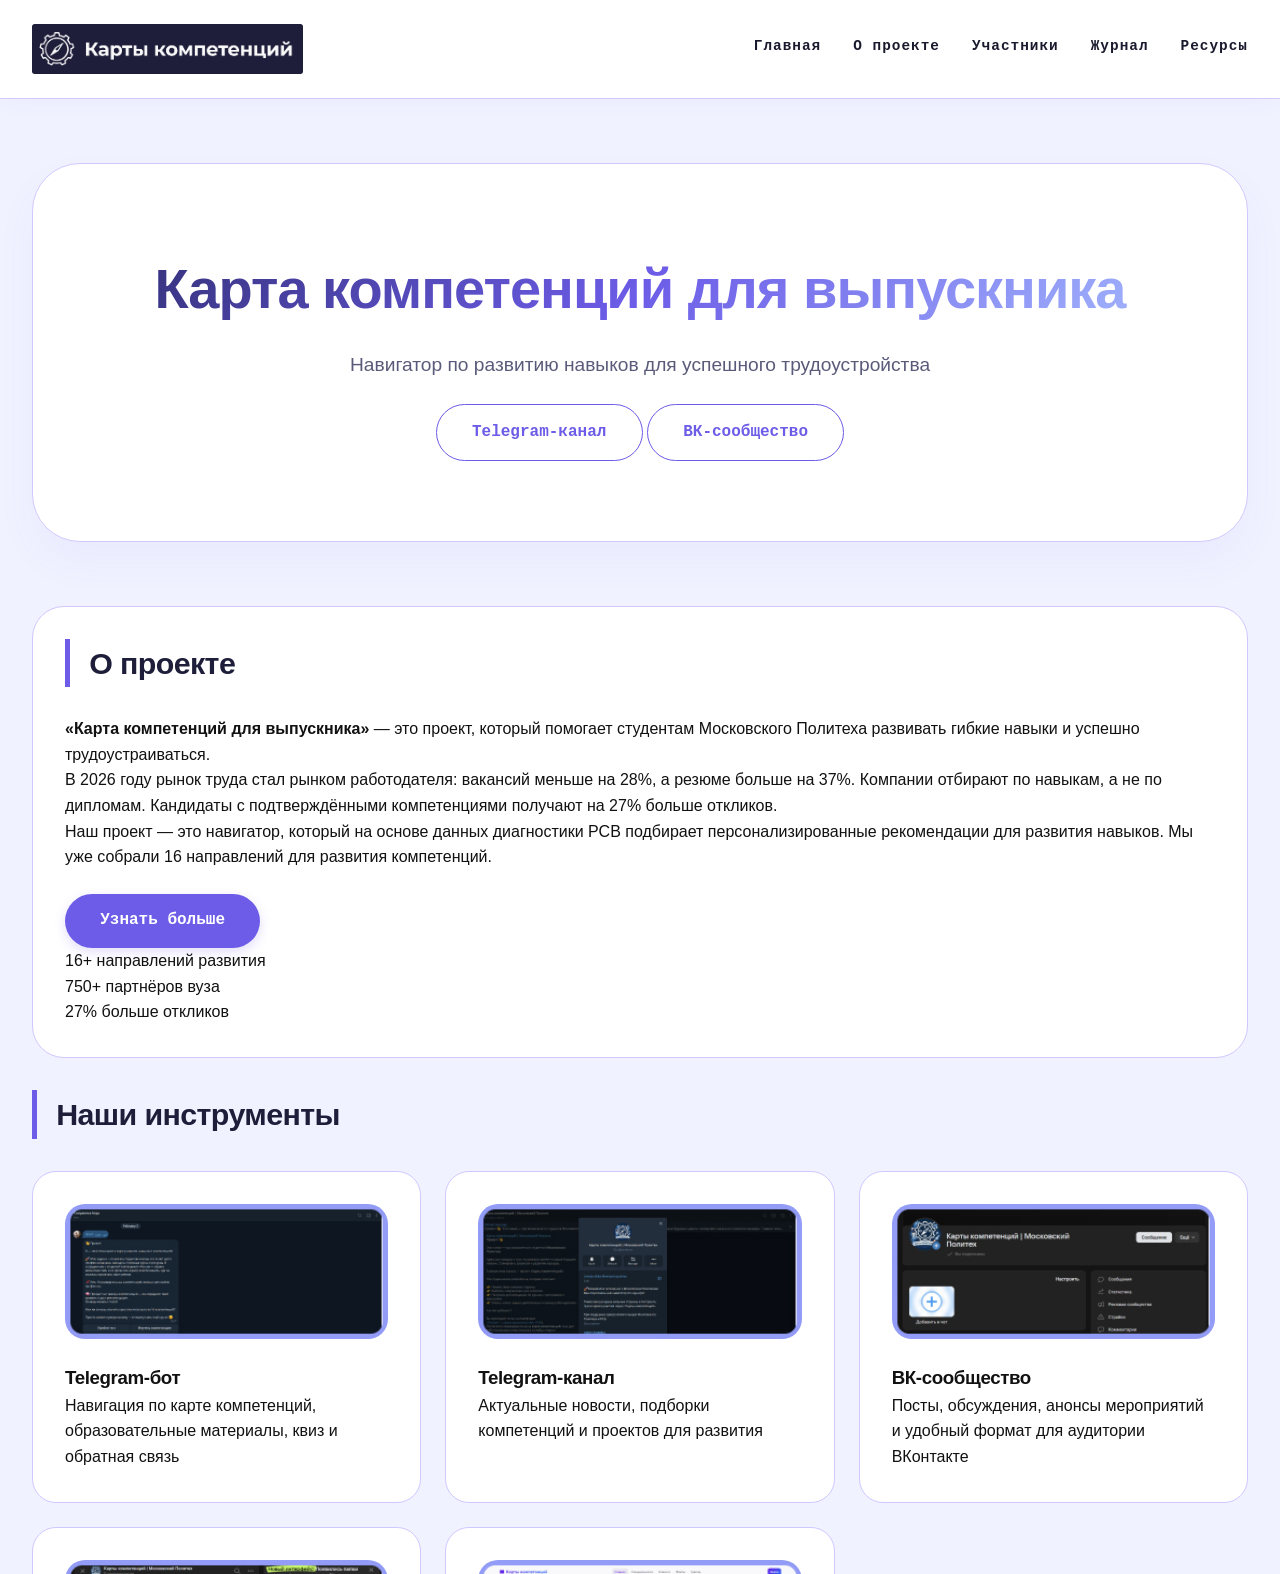
<file: index.html>
<!DOCTYPE html>
<html lang="ru">
<head>
    <meta charset="UTF-8">
    <meta http-equiv="refresh" content="0; url=site/">
    <title>Перенаправление</title>
</head>
<body>
    <p>Сайт перемещён <a href="site/">сюда</a></p>
</body>
</html>
</file>
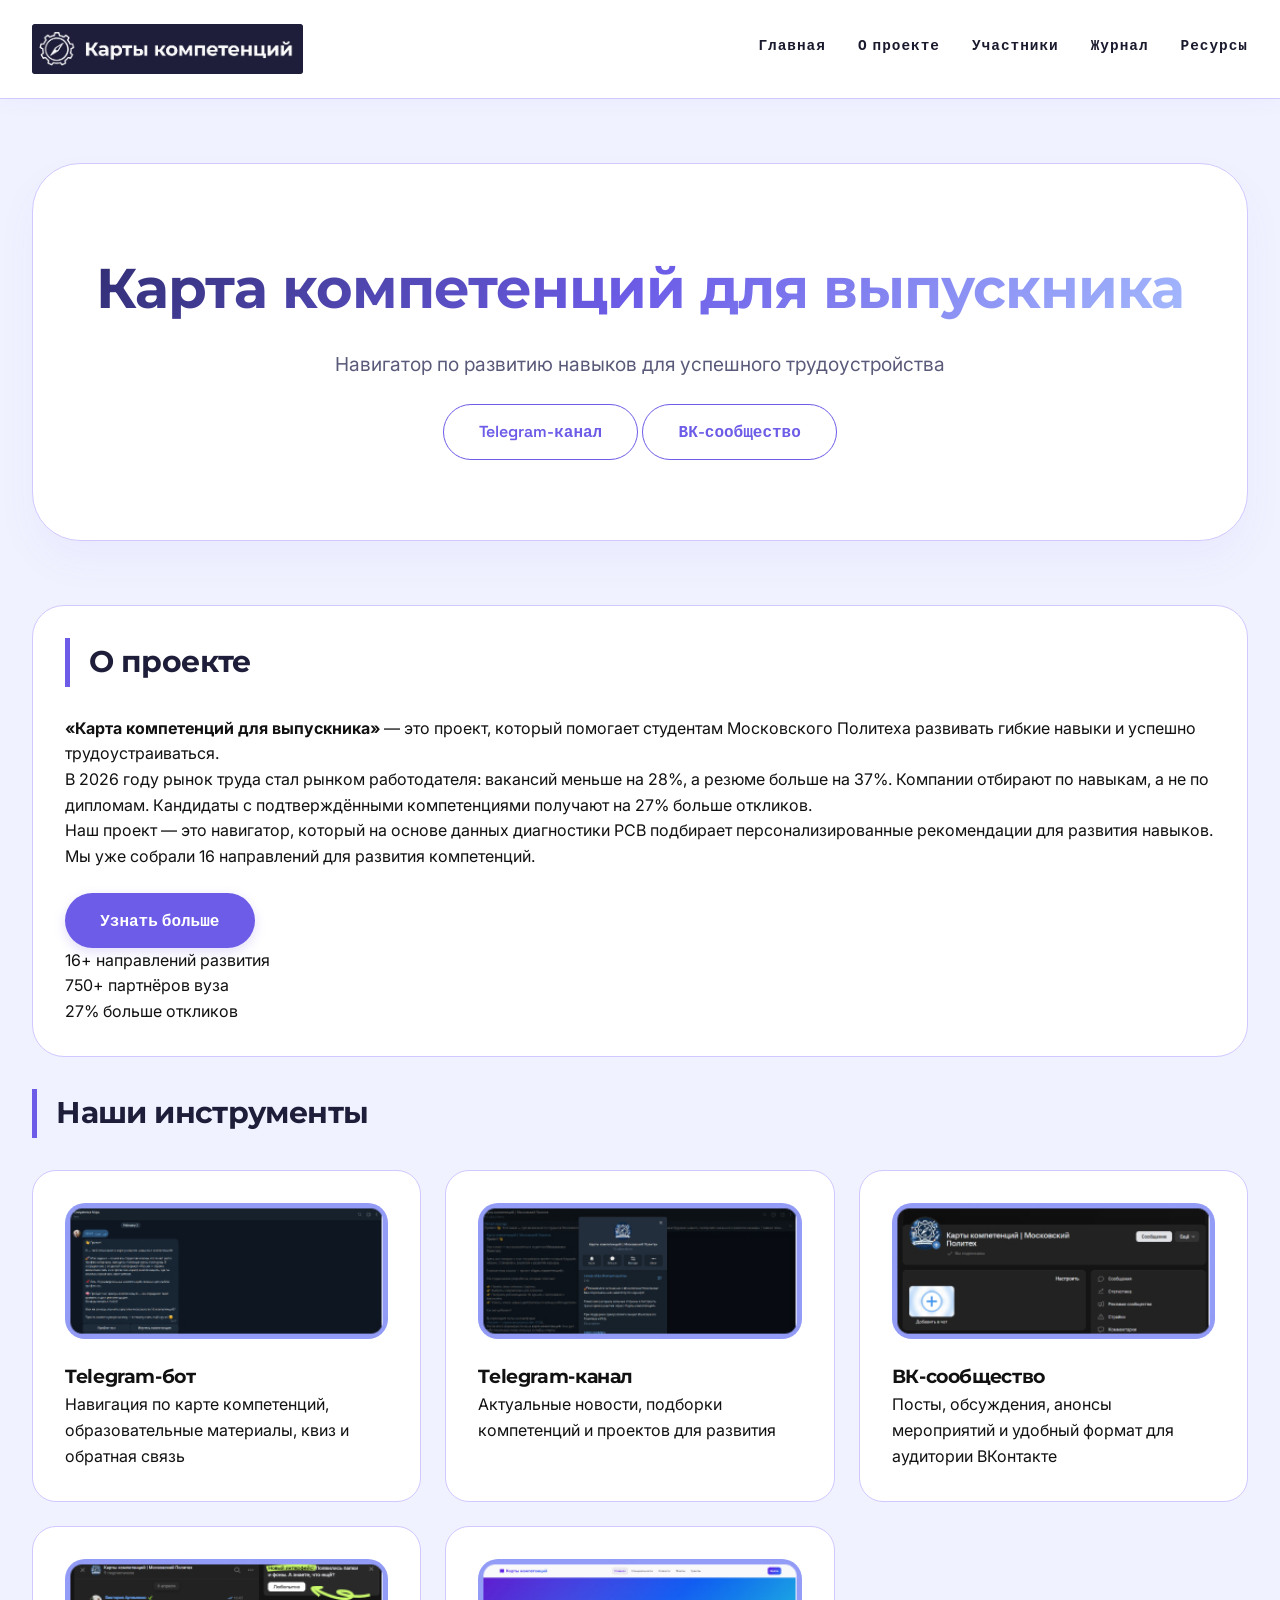
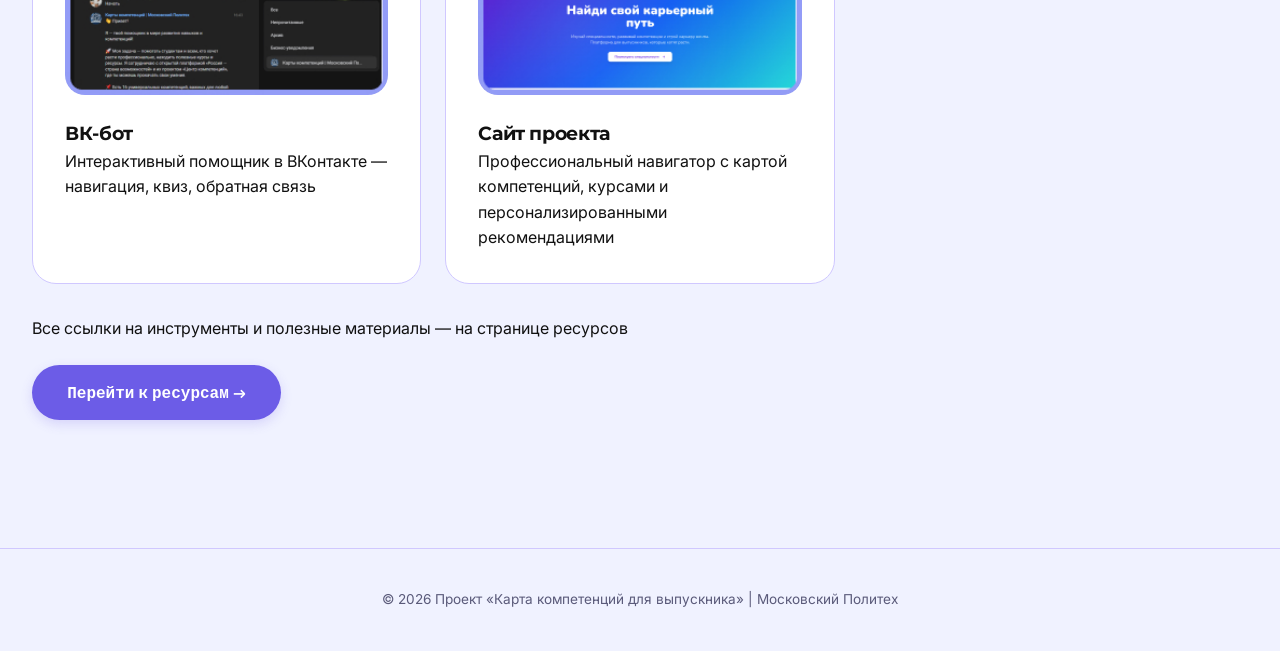
<file: site/index.html>
<!DOCTYPE html>
<html lang="ru">
<head>
    <meta charset="UTF-8">
    <meta name="viewport" content="width=device-width, initial-scale=1.0">
    <title>Карта компетенций для выпускника</title>
    <link rel="stylesheet" href="style.css">
</head>
<body>
    <header>
        <nav>
            <a href="index.html" style="text-decoration: none;">
                <img src="images/logo.png" alt="Карта компетенций" class="logo-img">
            </a>
            <ul>
                <li><a href="index.html">Главная</a></li>
                <li><a href="about.html">О проекте</a></li>
                <li><a href="participants.html">Участники</a></li>
                <li><a href="journal.html">Журнал</a></li>
                <li><a href="resources.html">Ресурсы</a></li>
            </ul>
        </nav>
    </header>

    <main>
        <section class="hero">
            <h1>Карта компетенций для выпускника</h1>
            <p class="subtitle">Навигатор по развитию навыков для успешного трудоустройства</p>
            <div class="cta-buttons">
                <a href="https://t.me/probkartikompmospolitex" class="btn secondary">Telegram-канал</a>
                <a href="https://vk.com/club236925170" class="btn secondary">ВК-сообщество</a>
            </div>
        </section>

        <section class="annotation">
            <h2>О проекте</h2>
            <div class="annotation-content">
                <div class="annotation-text">
                    <p><strong>«Карта компетенций для выпускника»</strong> — это проект, который помогает студентам Московского Политеха развивать гибкие навыки и успешно трудоустраиваться.</p>
                    <p>В 2026 году рынок труда стал рынком работодателя: вакансий меньше на 28%, а резюме больше на 37%. Компании отбирают по навыкам, а не по дипломам. Кандидаты с подтверждёнными компетенциями получают на 27% больше откликов.</p>
                    <p>Наш проект — это навигатор, который на основе данных диагностики РСВ подбирает персонализированные рекомендации для развития навыков. Мы уже собрали 16 направлений для развития компетенций.</p>
                    <div class="cta-buttons">
                        <a href="about.html" class="btn primary">Узнать больше</a>
                    </div>
                </div>
                <div class="annotation-stats">
                    <div class="stat">
                        <span class="stat-number">16+</span>
                        <span class="stat-label">направлений развития</span>
                    </div>
                    <div class="stat">
                        <span class="stat-number">750+</span>
                        <span class="stat-label">партнёров вуза</span>
                    </div>
                    <div class="stat">
                        <span class="stat-number">27%</span>
                        <span class="stat-label">больше откликов</span>
                    </div>
                </div>
            </div>
        </section>

        <section class="key-features">
            <h2>Наши инструменты</h2>
            <div class="features-grid">
                <div class="feature-card">
                    <div class="feature-image">
                        <img src="images/bot.jpg" alt="Telegram-бот">
                    </div>
                    <h3>Telegram-бот</h3>
                    <p>Навигация по карте компетенций, образовательные материалы, квиз и обратная связь</p>
                </div>

                <div class="feature-card">
                    <div class="feature-image">
                        <img src="images/channel.jpg" alt="Telegram-канал">
                    </div>
                    <h3>Telegram-канал</h3>
                    <p>Актуальные новости, подборки компетенций и проектов для развития</p>
                </div>

                <div class="feature-card">
                    <div class="feature-image">
                        <img src="images/vk_community.jpg" alt="ВК-сообщество">
                    </div>
                    <h3>ВК-сообщество</h3>
                    <p>Посты, обсуждения, анонсы мероприятий и удобный формат для аудитории ВКонтакте</p>
                </div>

                <div class="feature-card">
                    <div class="feature-image">
                        <img src="images/vk_bot.jpg" alt="ВК-бот">
                    </div>
                    <h3>ВК-бот</h3>
                    <p>Интерактивный помощник в ВКонтакте — навигация, квиз, обратная связь</p>
                </div>

                <div class="feature-card">
                    <div class="feature-image">
                        <img src="images/website.jpg" alt="Сайт проекта">
                    </div>
                    <h3>Сайт проекта</h3>
                    <p>Профессиональный навигатор с картой компетенций, курсами и персонализированными рекомендациями</p>
                </div>
            </div>
            
            <div class="resources-link-block">
                <p>Все ссылки на инструменты и полезные материалы — на странице ресурсов</p>
                <a href="resources.html" class="btn primary">Перейти к ресурсам →</a>
            </div>
        </section>
    </main>

    <footer>
        <p>© 2026 Проект «Карта компетенций для выпускника» | Московский Политех</p>
    </footer>
</body>
</html>
</file>
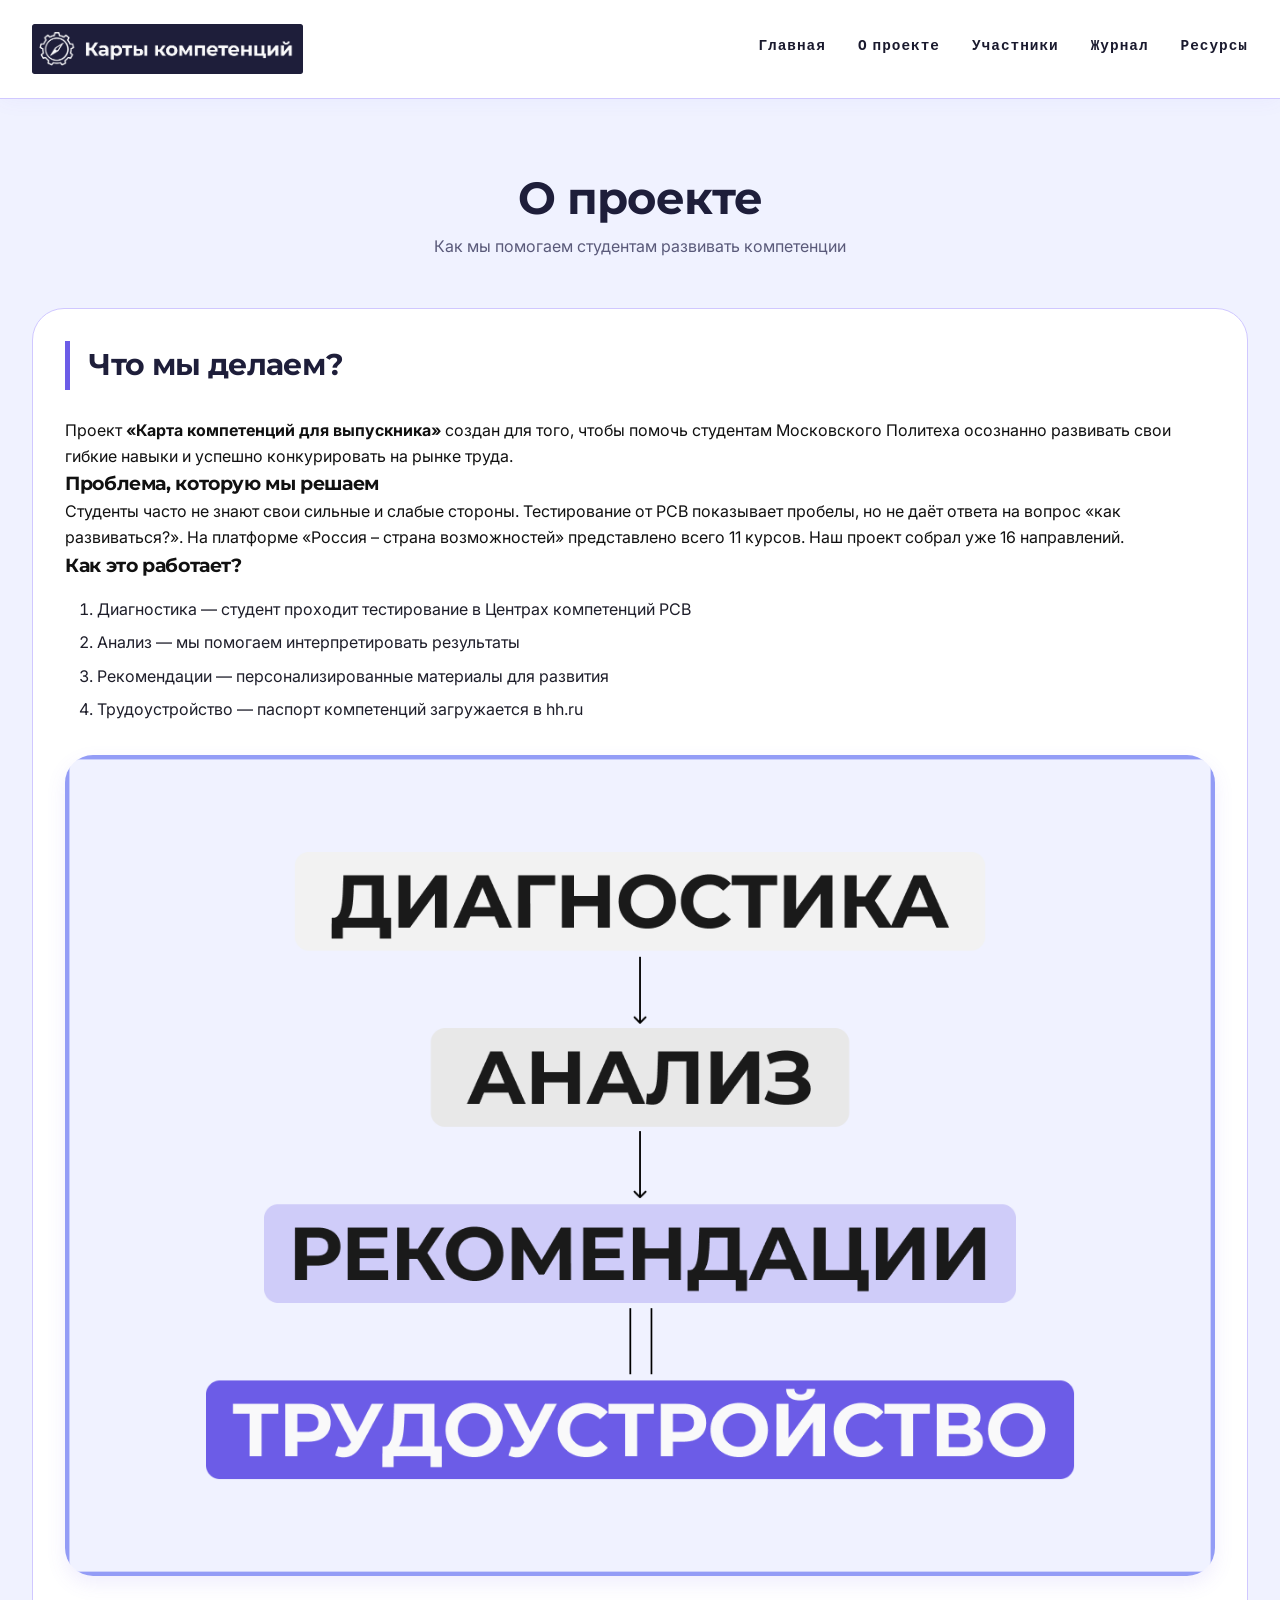
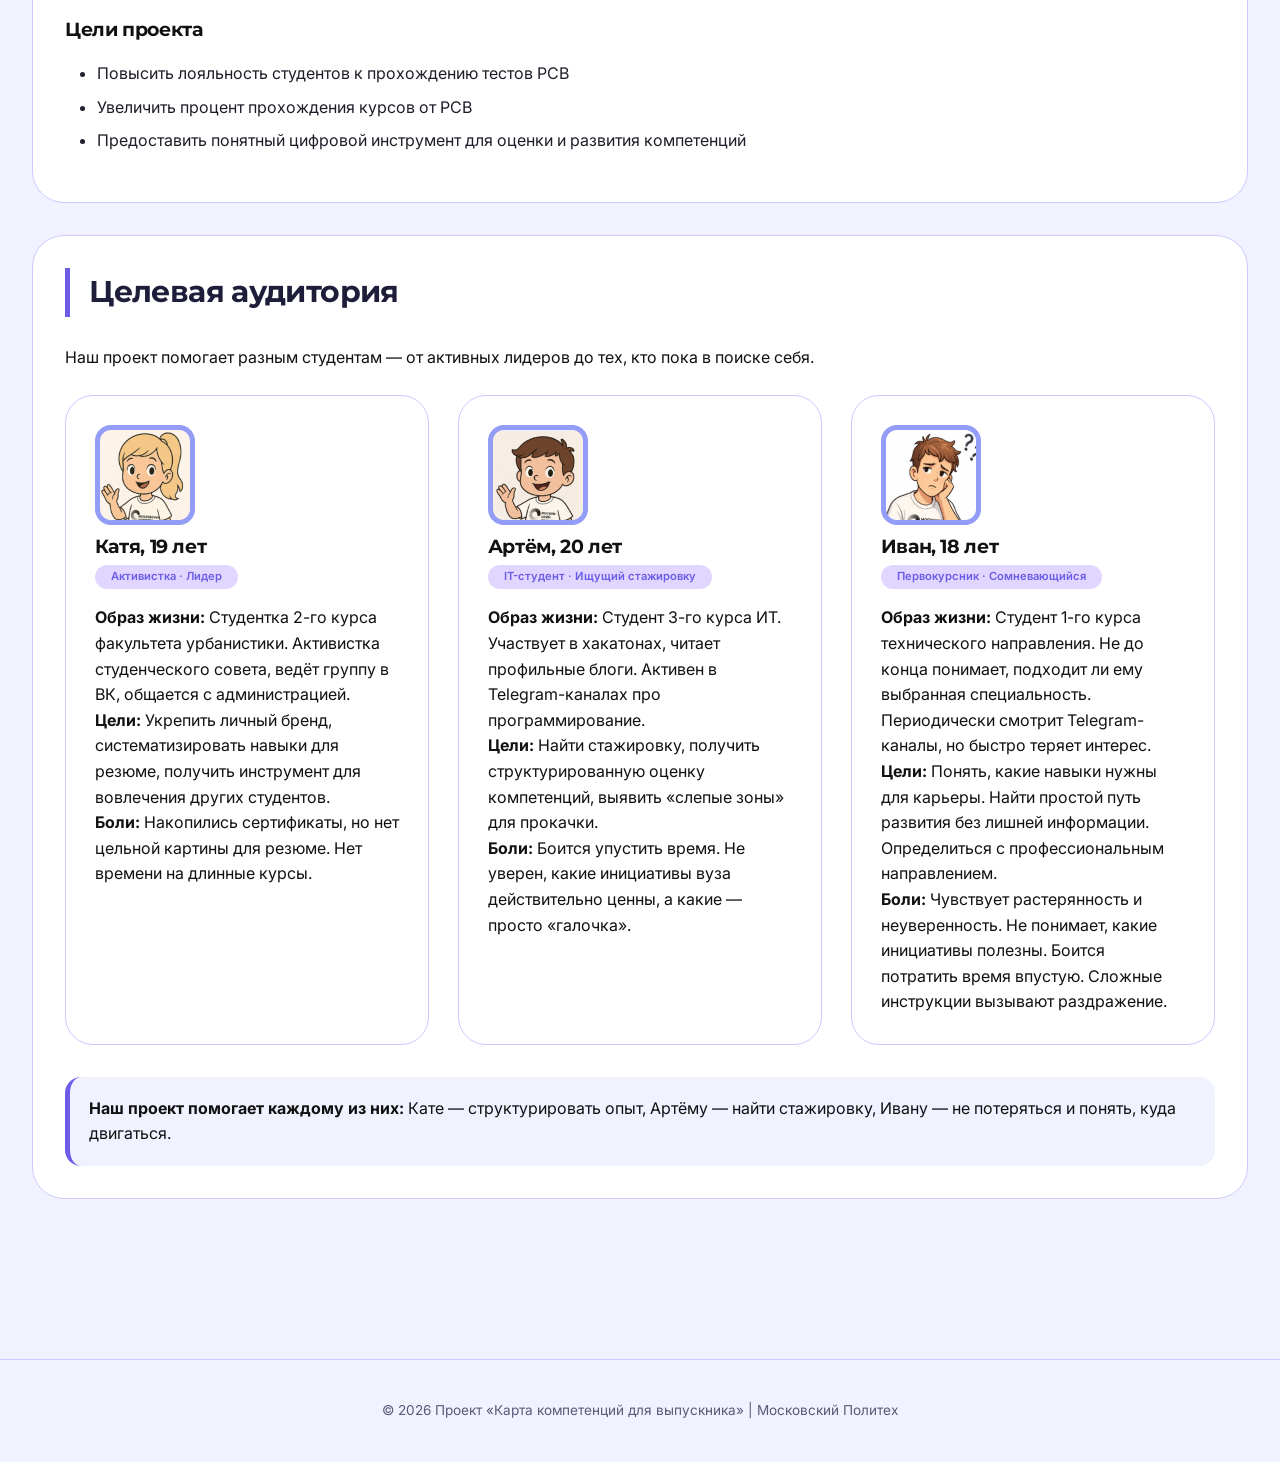
<file: site/about.html>
<!DOCTYPE html>
<html lang="ru">
<head>
    <meta charset="UTF-8">
    <meta name="viewport" content="width=device-width, initial-scale=1.0">
    <title>О проекте - Карта компетенций</title>
    <link rel="stylesheet" href="style.css">
</head>
<body>
    <header>
        <nav>
            <a href="index.html" style="text-decoration: none;">
                <img src="images/logo.png" alt="Карта компетенций" class="logo-img">
            </a>
            <ul>
                <li><a href="index.html">Главная</a></li>
                <li><a href="about.html">О проекте</a></li>
                <li><a href="participants.html">Участники</a></li>
                <li><a href="journal.html">Журнал</a></li>
                <li><a href="resources.html">Ресурсы</a></li>
            </ul>
        </nav>
    </header>

    <main>
        <section class="page-header">
            <h1>О проекте</h1>
            <p>Как мы помогаем студентам развивать компетенции</p>
        </section>

        <section class="project-description">
            <h2>Что мы делаем?</h2>
            <p>Проект <strong>«Карта компетенций для выпускника»</strong> создан для того, чтобы помочь студентам Московского Политеха осознанно развивать свои гибкие навыки и успешно конкурировать на рынке труда.</p>
            
            <h3>Проблема, которую мы решаем</h3>
            <p>Студенты часто не знают свои сильные и слабые стороны. Тестирование от РСВ показывает пробелы, но не даёт ответа на вопрос «как развиваться?». На платформе «Россия – страна возможностей» представлено всего 11 курсов. Наш проект собрал уже 16 направлений.</p>
            
            <h3>Как это работает?</h3>
            <ol>
                <li>Диагностика — студент проходит тестирование в Центрах компетенций РСВ</li>
                <li>Анализ — мы помогаем интерпретировать результаты</li>
                <li>Рекомендации — персонализированные материалы для развития</li>
                <li>Трудоустройство — паспорт компетенций загружается в hh.ru</li>
            </ol>
            
            <div class="diagrama-image">
                <img src="images/diagrama.png" alt="Схема работы проекта" class="diagrama-img">
            </div>
            
            <h3>Цели проекта</h3>
            <ul>
                <li>Повысить лояльность студентов к прохождению тестов РСВ</li>
                <li>Увеличить процент прохождения курсов от РСВ</li>
                <li>Предоставить понятный цифровой инструмент для оценки и развития компетенций</li>
            </ul>
        </section>

        <section class="target-audience">
            <h2>Целевая аудитория</h2>
            <p class="audience-intro">Наш проект помогает разным студентам — от активных лидеров до тех, кто пока в поиске себя.</p>
            
            <div class="personas">
                <div class="persona-card">
                    <div class="persona-icon">
                        <img src="images/kate-icon.png" alt="Катя">
                    </div>
                    <h3>Катя, 19 лет</h3>
                    <div class="persona-tag">Активистка · Лидер</div>
                    <p><strong>Образ жизни:</strong> Студентка 2-го курса факультета урбанистики. Активистка студенческого совета, ведёт группу в ВК, общается с администрацией.</p>
                    <p><strong>Цели:</strong> Укрепить личный бренд, систематизировать навыки для резюме, получить инструмент для вовлечения других студентов.</p>
                    <p><strong>Боли:</strong> Накопились сертификаты, но нет цельной картины для резюме. Нет времени на длинные курсы.</p>
                </div>

                <div class="persona-card">
                    <div class="persona-icon">
                        <img src="images/artem-icon.png" alt="Артём">
                    </div>
                    <h3>Артём, 20 лет</h3>
                    <div class="persona-tag">IT-студент · Ищущий стажировку</div>
                    <p><strong>Образ жизни:</strong> Студент 3-го курса ИТ. Участвует в хакатонах, читает профильные блоги. Активен в Telegram-каналах про программирование.</p>
                    <p><strong>Цели:</strong> Найти стажировку, получить структурированную оценку компетенций, выявить «слепые зоны» для прокачки.</p>
                    <p><strong>Боли:</strong> Боится упустить время. Не уверен, какие инициативы вуза действительно ценны, а какие — просто «галочка».</p>
                </div>

                <div class="persona-card">
                    <div class="persona-icon">
                        <img src="images/ivan-icon.png" alt="Иван">
                    </div>
                    <h3>Иван, 18 лет</h3>
                    <div class="persona-tag">Первокурсник · Сомневающийся</div>
                    <p><strong>Образ жизни:</strong> Студент 1-го курса технического направления. Не до конца понимает, подходит ли ему выбранная специальность. Периодически смотрит Telegram-каналы, но быстро теряет интерес.</p>
                    <p><strong>Цели:</strong> Понять, какие навыки нужны для карьеры. Найти простой путь развития без лишней информации. Определиться с профессиональным направлением.</p>
                    <p><strong>Боли:</strong> Чувствует растерянность и неуверенность. Не понимает, какие инициативы полезны. Боится потратить время впустую. Сложные инструкции вызывают раздражение.</p>
                </div>
            </div>
            
            <div class="audience-summary">
                <p><strong>Наш проект помогает каждому из них:</strong> Кате — структурировать опыт, Артёму — найти стажировку, Ивану — не потеряться и понять, куда двигаться.</p>
            </div>
        </section>
    </main>

    <footer>
        <p>© 2026 Проект «Карта компетенций для выпускника» | Московский Политех</p>
    </footer>
</body>
</html>
</file>
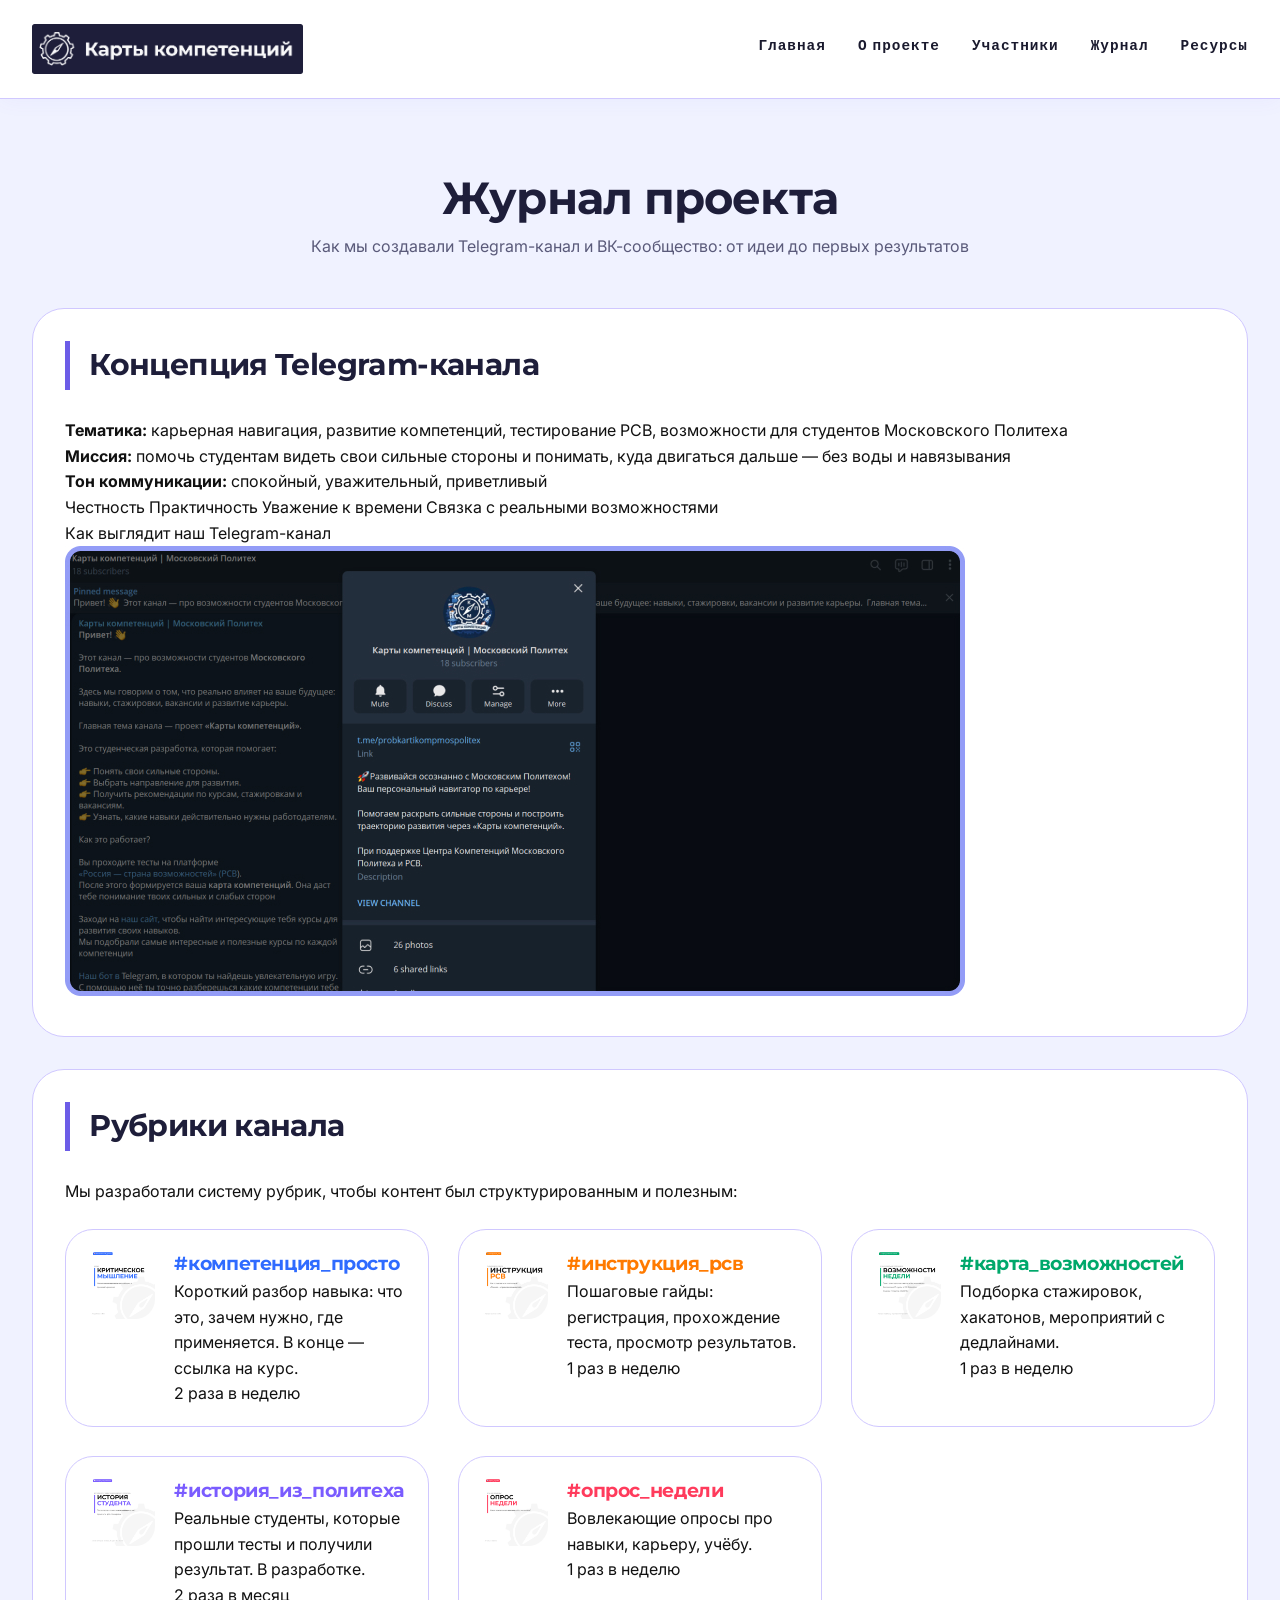
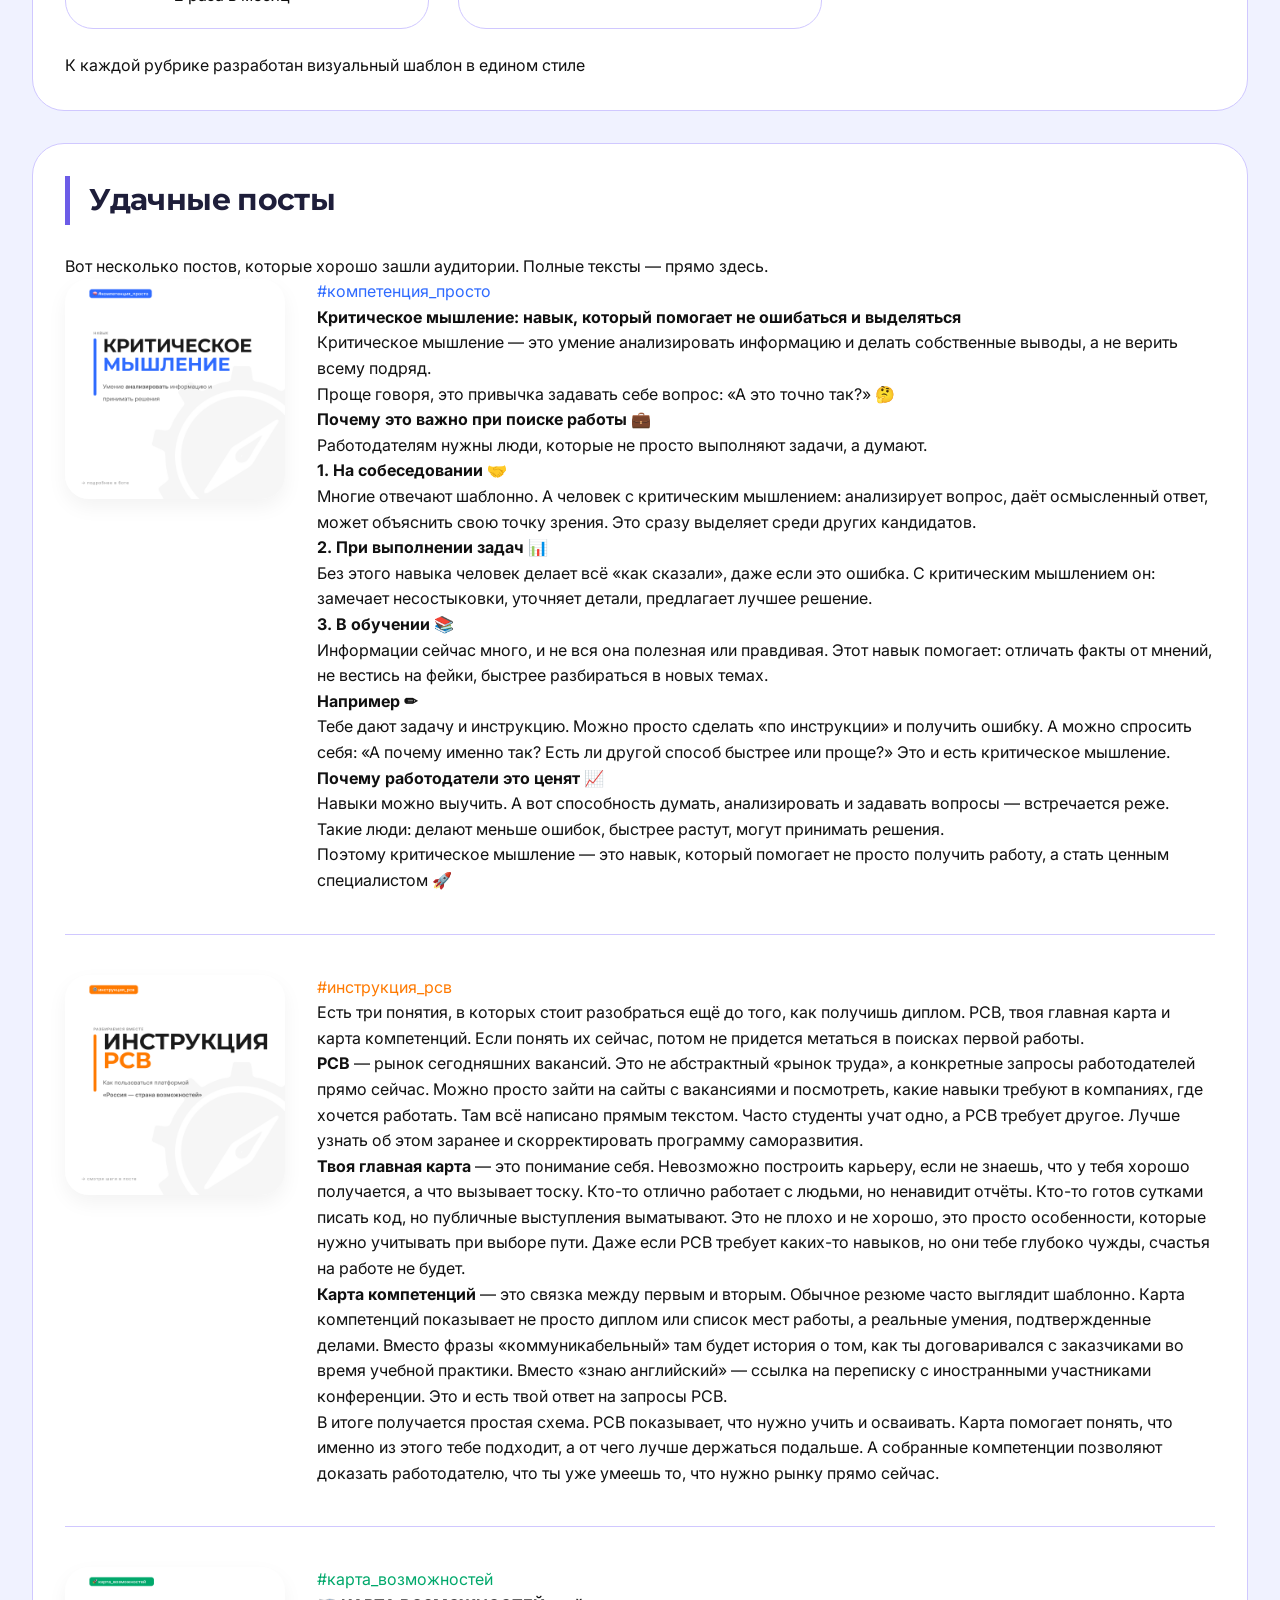
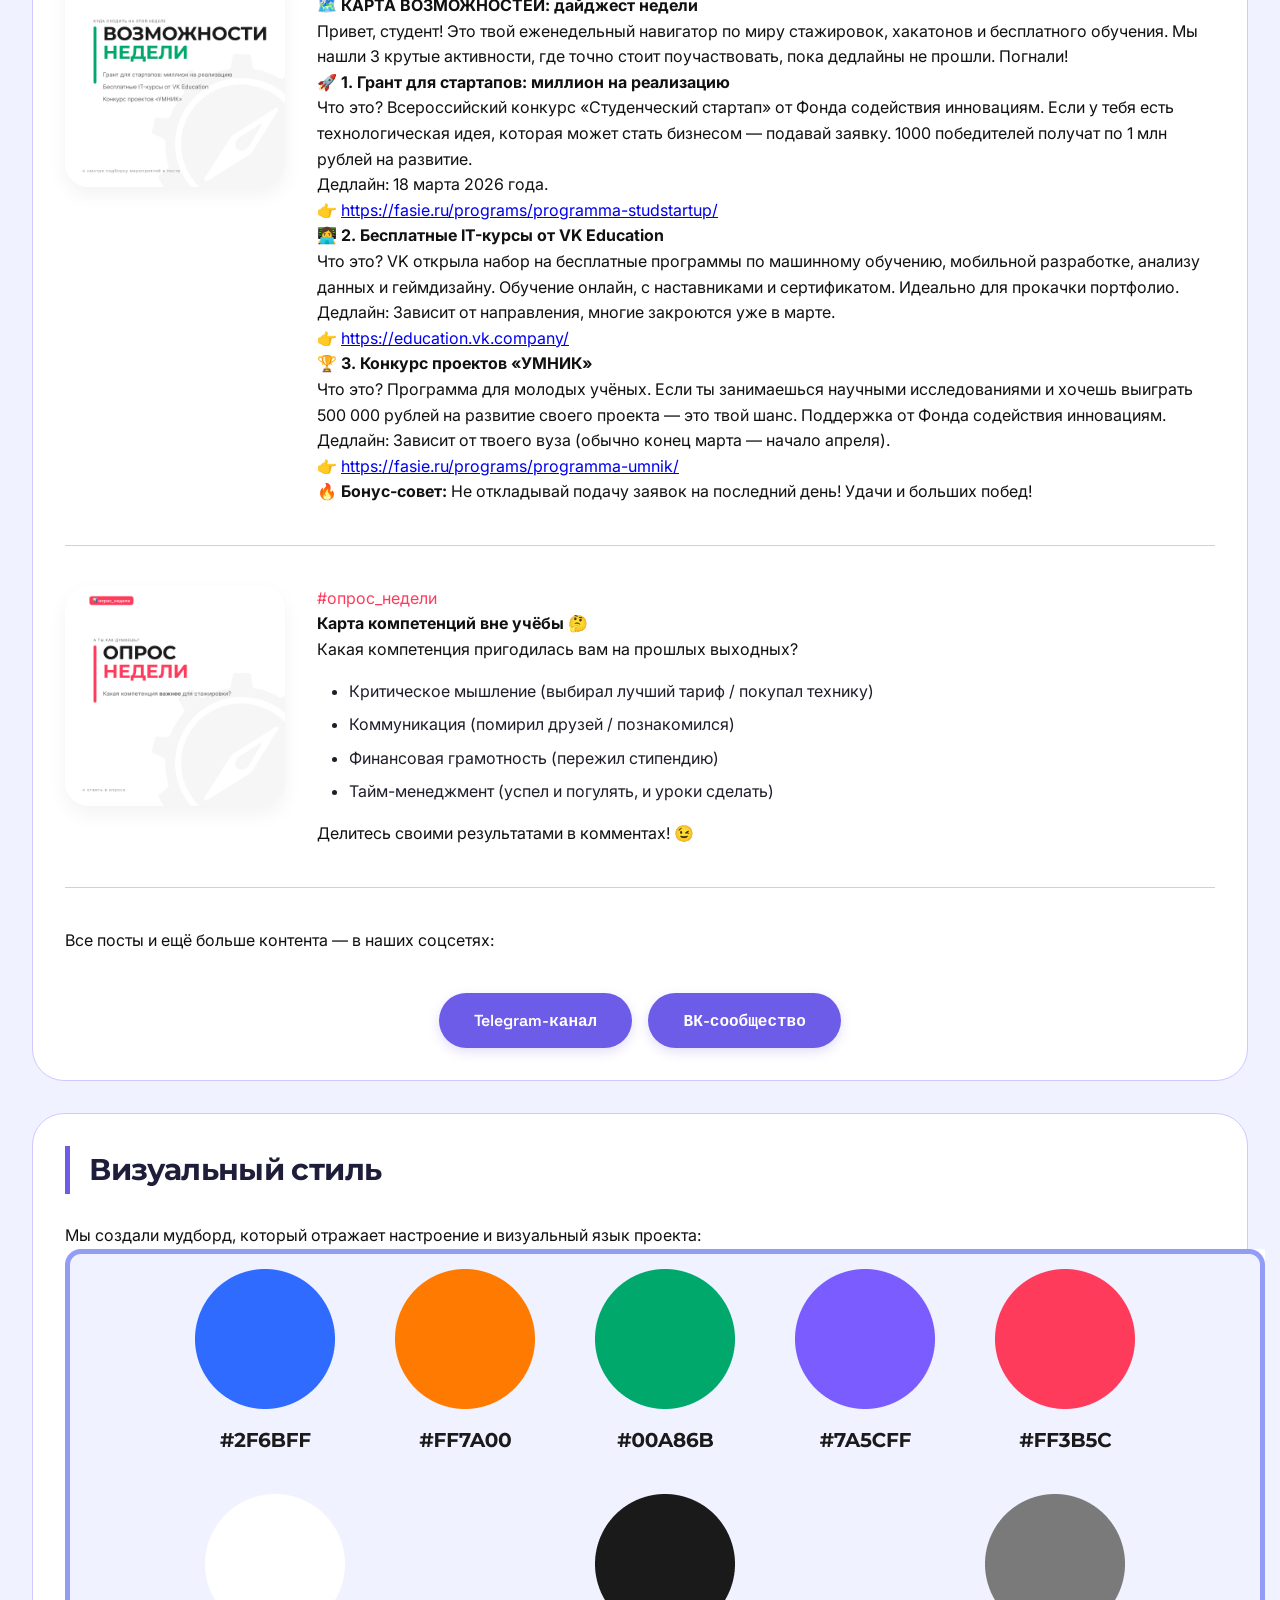
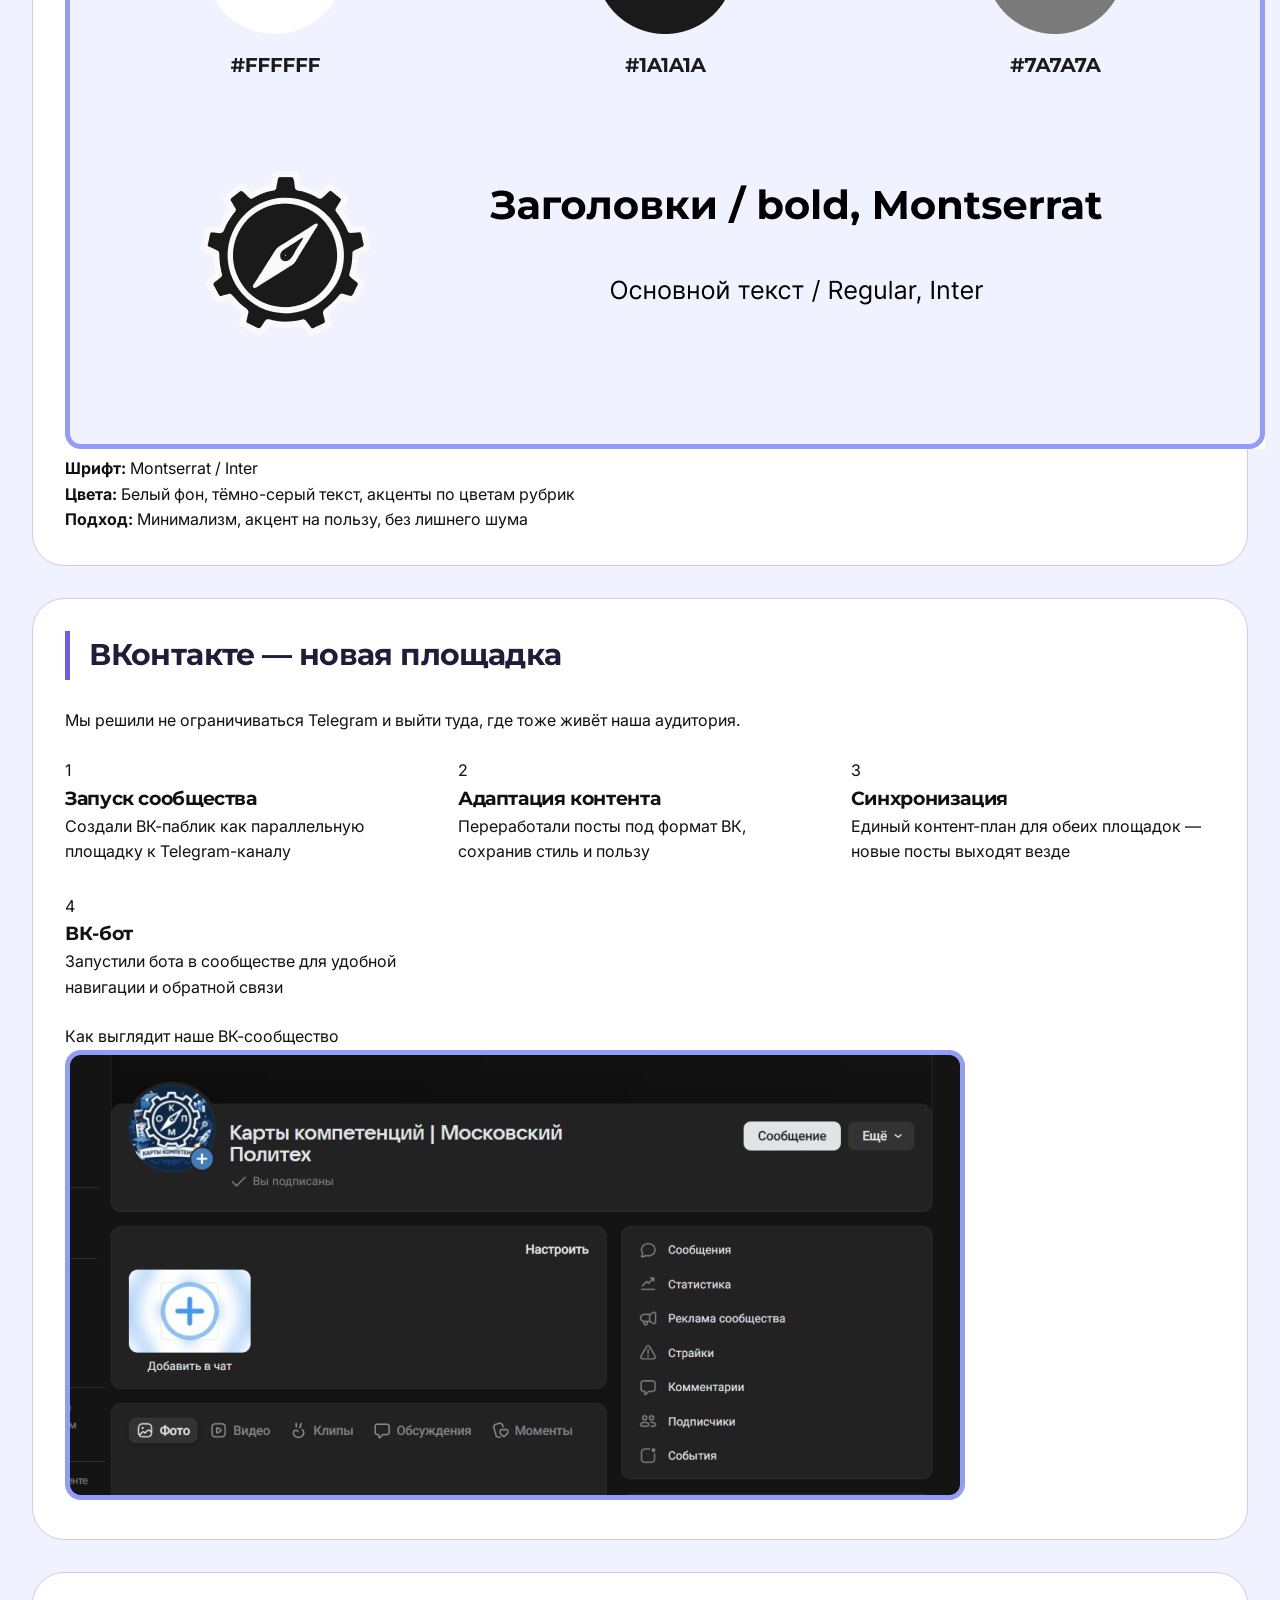
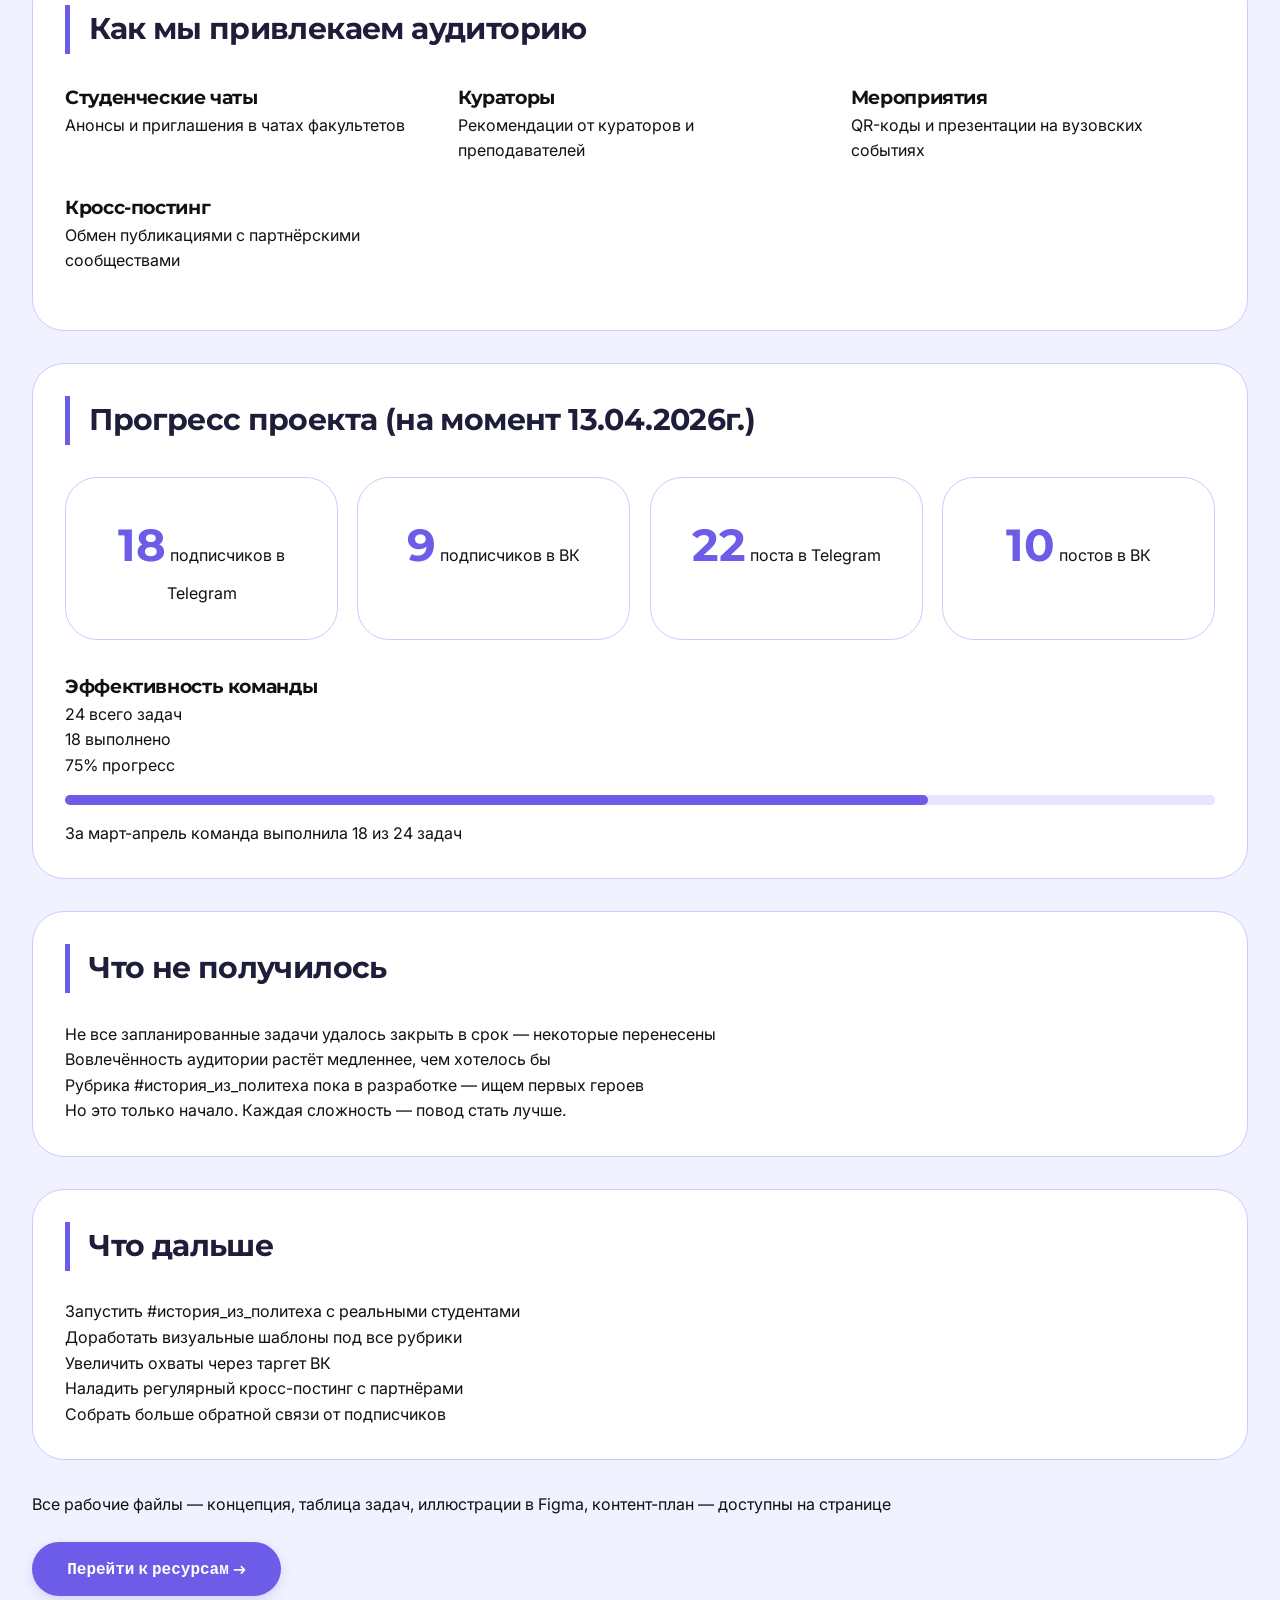
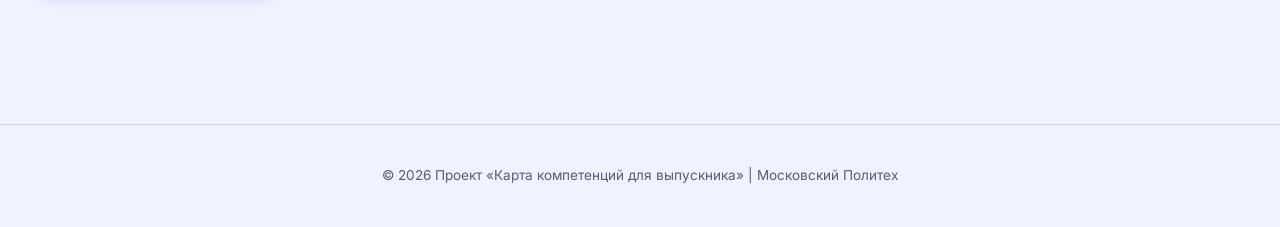
<file: site/journal.html>
<!DOCTYPE html>
<html lang="ru">
<head>
    <meta charset="UTF-8">
    <meta name="viewport" content="width=device-width, initial-scale=1.0">
    <title>Журнал проекта - Карта компетенций</title>
    <link rel="stylesheet" href="style.css">
</head>
<body>
    <header>
        <nav>
            <a href="index.html" style="text-decoration: none;">
                <img src="images/logo.png" alt="Карта компетенций" class="logo-img">
            </a>
            <ul>
                <li><a href="index.html">Главная</a></li>
                <li><a href="about.html">О проекте</a></li>
                <li><a href="participants.html">Участники</a></li>
                <li><a href="journal.html">Журнал</a></li>
                <li><a href="resources.html">Ресурсы</a></li>
            </ul>
        </nav>
    </header>

    <main>
        <section class="page-header">
            <h1>Журнал проекта</h1>
            <p>Как мы создавали Telegram-канал и ВК-сообщество: от идеи до первых результатов</p>
        </section>

        <article class="post">
            <h2>Концепция Telegram-канала</h2>
            <div class="concept-block">
                <p><strong>Тематика:</strong> карьерная навигация, развитие компетенций, тестирование РСВ, возможности для студентов Московского Политеха</p>
                <p><strong>Миссия:</strong> помочь студентам видеть свои сильные стороны и понимать, куда двигаться дальше — без воды и навязывания</p>
                <p><strong>Тон коммуникации:</strong> спокойный, уважительный, приветливый</p>
                <div class="values-list">
                    <span class="value-tag">Честность</span>
                    <span class="value-tag">Практичность</span>
                    <span class="value-tag">Уважение к времени</span>
                    <span class="value-tag">Связка с реальными возможностями</span>
                </div>
            </div>
            
            <div class="big-screenshot">
                <p class="screenshot-caption">Как выглядит наш Telegram-канал</p>
                <img src="images/tg_channel_big.jpg" alt="Telegram-канал">
            </div>
        </article>

        <article class="post">
            <h2>Рубрики канала</h2>
            <p>Мы разработали систему рубрик, чтобы контент был структурированным и полезным:</p>
            
            <div class="rubrics-list">
                <div class="rubric-item">
                    <div class="rubric-icon">
                        <img src="images/rubric_comp.png" alt="#компетенция_просто">
                    </div>
                    <div class="rubric-info">
                        <h3 style="color:#2F6BFF;">#компетенция_просто</h3>
                        <p>Короткий разбор навыка: что это, зачем нужно, где применяется. В конце — ссылка на курс.</p>
                        <span class="rubric-frequency">2 раза в неделю</span>
                    </div>
                </div>
                
                <div class="rubric-item">
                    <div class="rubric-icon">
                        <img src="images/rubric_rsv.png" alt="#инструкция_рсв">
                    </div>
                    <div class="rubric-info">
                        <h3 style="color:#FF7A00;">#инструкция_рсв</h3>
                        <p>Пошаговые гайды: регистрация, прохождение теста, просмотр результатов.</p>
                        <span class="rubric-frequency">1 раз в неделю</span>
                    </div>
                </div>
                
                <div class="rubric-item">
                    <div class="rubric-icon">
                        <img src="images/rubric_map.png" alt="#карта_возможностей">
                    </div>
                    <div class="rubric-info">
                        <h3 style="color:#00A86B;">#карта_возможностей</h3>
                        <p>Подборка стажировок, хакатонов, мероприятий с дедлайнами.</p>
                        <span class="rubric-frequency">1 раз в неделю</span>
                    </div>
                </div>
                
                <div class="rubric-item">
                    <div class="rubric-icon">
                        <img src="images/rubric_story.png" alt="#история_из_политеха">
                    </div>
                    <div class="rubric-info">
                        <h3 style="color:#7A5CFF;">#история_из_политеха</h3>
                        <p>Реальные студенты, которые прошли тесты и получили результат. В разработке.</p>
                        <span class="rubric-frequency">2 раза в месяц</span>
                    </div>
                </div>
                
                <div class="rubric-item">
                    <div class="rubric-icon">
                        <img src="images/rubric_poll.png" alt="#опрос_недели">
                    </div>
                    <div class="rubric-info">
                        <h3 style="color:#FF3B5C;">#опрос_недели</h3>
                        <p>Вовлекающие опросы про навыки, карьеру, учёбу.</p>
                        <span class="rubric-frequency">1 раз в неделю</span>
                    </div>
                </div>
            </div>
            
            <div class="rubrics-note">
                <p>К каждой рубрике разработан визуальный шаблон в едином стиле</p>
            </div>
        </article>

        <article class="post">
            <h2>Удачные посты</h2>
            <p>Вот несколько постов, которые хорошо зашли аудитории. Полные тексты — прямо здесь.</p>
            
            <div class="full-post">
                <div class="full-post-image">
                    <img src="images/rubric_comp.png" alt="#компетенция_просто">
                </div>
                <div class="full-post-content">
                    <div class="full-post-rubric" style="color:#2F6BFF;">#компетенция_просто</div>
                    <div class="full-post-text">
                        <p><strong>Критическое мышление: навык, который помогает не ошибаться и выделяться</strong></p>
                        <p>Критическое мышление — это умение анализировать информацию и делать собственные выводы, а не верить всему подряд.</p>
                        <p>Проще говоря, это привычка задавать себе вопрос: «А это точно так?» 🤔</p>
                        <p><strong>Почему это важно при поиске работы 💼</strong></p>
                        <p>Работодателям нужны люди, которые не просто выполняют задачи, а думают.</p>
                        <p><strong>1. На собеседовании 🤝</strong><br>Многие отвечают шаблонно. А человек с критическим мышлением: анализирует вопрос, даёт осмысленный ответ, может объяснить свою точку зрения. Это сразу выделяет среди других кандидатов.</p>
                        <p><strong>2. При выполнении задач 📊</strong><br>Без этого навыка человек делает всё «как сказали», даже если это ошибка. С критическим мышлением он: замечает несостыковки, уточняет детали, предлагает лучшее решение.</p>
                        <p><strong>3. В обучении 📚</strong><br>Информации сейчас много, и не вся она полезная или правдивая. Этот навык помогает: отличать факты от мнений, не вестись на фейки, быстрее разбираться в новых темах.</p>
                        <p><strong>Например ✏</strong><br>Тебе дают задачу и инструкцию. Можно просто сделать «по инструкции» и получить ошибку. А можно спросить себя: «А почему именно так? Есть ли другой способ быстрее или проще?» Это и есть критическое мышление.</p>
                        <p><strong>Почему работодатели это ценят 📈</strong><br>Навыки можно выучить. А вот способность думать, анализировать и задавать вопросы — встречается реже. Такие люди: делают меньше ошибок, быстрее растут, могут принимать решения.</p>
                        <p>Поэтому критическое мышление — это навык, который помогает не просто получить работу, а стать ценным специалистом 🚀</p>
                    </div>
                </div>
            </div>
            
            <div class="full-post">
                <div class="full-post-image">
                    <img src="images/rubric_rsv.png" alt="#инструкция_рсв">
                </div>
                <div class="full-post-content">
                    <div class="full-post-rubric" style="color:#FF7A00;">#инструкция_рсв</div>
                    <div class="full-post-text">
                        <p>Есть три понятия, в которых стоит разобраться ещё до того, как получишь диплом. РСВ, твоя главная карта и карта компетенций. Если понять их сейчас, потом не придется метаться в поисках первой работы.</p>
                        <p><strong>РСВ</strong> — рынок сегодняшних вакансий. Это не абстрактный «рынок труда», а конкретные запросы работодателей прямо сейчас. Можно просто зайти на сайты с вакансиями и посмотреть, какие навыки требуют в компаниях, где хочется работать. Там всё написано прямым текстом. Часто студенты учат одно, а РСВ требует другое. Лучше узнать об этом заранее и скорректировать программу саморазвития.</p>
                        <p><strong>Твоя главная карта</strong> — это понимание себя. Невозможно построить карьеру, если не знаешь, что у тебя хорошо получается, а что вызывает тоску. Кто-то отлично работает с людьми, но ненавидит отчёты. Кто-то готов сутками писать код, но публичные выступления выматывают. Это не плохо и не хорошо, это просто особенности, которые нужно учитывать при выборе пути. Даже если РСВ требует каких-то навыков, но они тебе глубоко чужды, счастья на работе не будет.</p>
                        <p><strong>Карта компетенций</strong> — это связка между первым и вторым. Обычное резюме часто выглядит шаблонно. Карта компетенций показывает не просто диплом или список мест работы, а реальные умения, подтвержденные делами. Вместо фразы «коммуникабельный» там будет история о том, как ты договаривался с заказчиками во время учебной практики. Вместо «знаю английский» — ссылка на переписку с иностранными участниками конференции. Это и есть твой ответ на запросы РСВ.</p>
                        <p>В итоге получается простая схема. РСВ показывает, что нужно учить и осваивать. Карта помогает понять, что именно из этого тебе подходит, а от чего лучше держаться подальше. А собранные компетенции позволяют доказать работодателю, что ты уже умеешь то, что нужно рынку прямо сейчас.</p>
                    </div>
                </div>
            </div>
            
            <div class="full-post">
                <div class="full-post-image">
                    <img src="images/rubric_map.png" alt="#карта_возможностей">
                </div>
                <div class="full-post-content">
                    <div class="full-post-rubric" style="color:#00A86B;">#карта_возможностей</div>
                    <div class="full-post-text">
                        <p><strong>🗺️ КАРТА ВОЗМОЖНОСТЕЙ: дайджест недели</strong></p>
                        <p>Привет, студент! Это твой еженедельный навигатор по миру стажировок, хакатонов и бесплатного обучения. Мы нашли 3 крутые активности, где точно стоит поучаствовать, пока дедлайны не прошли. Погнали!</p>
                        <p><strong>🚀 1. Грант для стартапов: миллион на реализацию</strong><br>Что это? Всероссийский конкурс «Студенческий стартап» от Фонда содействия инновациям. Если у тебя есть технологическая идея, которая может стать бизнесом — подавай заявку. 1000 победителей получат по 1 млн рублей на развитие.<br>Дедлайн: 18 марта 2026 года.<br>👉 <a href="https://fasie.ru/programs/programma-studstartup/" target="_blank">https://fasie.ru/programs/programma-studstartup/</a></p>
                        <p><strong>👩‍💻 2. Бесплатные IT-курсы от VK Education</strong><br>Что это? VK открыла набор на бесплатные программы по машинному обучению, мобильной разработке, анализу данных и геймдизайну. Обучение онлайн, с наставниками и сертификатом. Идеально для прокачки портфолио.<br>Дедлайн: Зависит от направления, многие закроются уже в марте.<br>👉 <a href="https://education.vk.company/" target="_blank">https://education.vk.company/</a></p>
                        <p><strong>🏆 3. Конкурс проектов «УМНИК»</strong><br>Что это? Программа для молодых учёных. Если ты занимаешься научными исследованиями и хочешь выиграть 500 000 рублей на развитие своего проекта — это твой шанс. Поддержка от Фонда содействия инновациям.<br>Дедлайн: Зависит от твоего вуза (обычно конец марта — начало апреля).<br>👉 <a href="https://fasie.ru/programs/programma-umnik/" target="_blank">https://fasie.ru/programs/programma-umnik/</a></p>
                        <p><strong>🔥 Бонус-совет:</strong> Не откладывай подачу заявок на последний день! Удачи и больших побед!</p>
                    </div>
                </div>
            </div>
            
            <div class="full-post">
                <div class="full-post-image">
                    <img src="images/rubric_poll.png" alt="#опрос_недели">
                </div>
                <div class="full-post-content">
                    <div class="full-post-rubric" style="color:#FF3B5C;">#опрос_недели</div>
                    <div class="full-post-text">
                        <p><strong>Карта компетенций вне учёбы 🤔</strong></p>
                        <p>Какая компетенция пригодилась вам на прошлых выходных?</p>
                        <ul>
                            <li>Критическое мышление (выбирал лучший тариф / покупал технику)</li>
                            <li>Коммуникация (помирил друзей / познакомился)</li>
                            <li>Финансовая грамотность (пережил стипендию)</li>
                            <li>Тайм-менеджмент (успел и погулять, и уроки сделать)</li>
                        </ul>
                        <p>Делитесь своими результатами в комментах! 😉</p>
                    </div>
                </div>
            </div>
            
            <div class="social-links-block">
                <p>Все посты и ещё больше контента — в наших соцсетях:</p>
                <div class="social-buttons">
                    <a href="https://t.me/probkartikompmospolitex" class="btn tg-btn" target="_blank">Telegram-канал</a>
                    <a href="https://vk.com/club236925170" class="btn vk-btn" target="_blank">ВК-сообщество</a>
                </div>
            </div>
        </article>

        <article class="post">
            <h2>Визуальный стиль</h2>
            <p>Мы создали мудборд, который отражает настроение и визуальный язык проекта:</p>
            <div class="moodboard">
                <img src="images/moodboard.jpg" alt="Мудборд проекта">
            </div>
            <div class="style-quick">
                <p><strong>Шрифт:</strong> Montserrat / Inter</p>
                <p><strong>Цвета:</strong> Белый фон, тёмно-серый текст, акценты по цветам рубрик</p>
                <p><strong>Подход:</strong> Минимализм, акцент на пользу, без лишнего шума</p>
            </div>
        </article>

        <article class="post">
            <h2>ВКонтакте — новая площадка</h2>
            <p>Мы решили не ограничиваться Telegram и выйти туда, где тоже живёт наша аудитория.</p>
            
            <div class="vk-expansion">
                <div class="vk-step">
                    <span class="step-number">1</span>
                    <div class="step-content">
                        <h3>Запуск сообщества</h3>
                        <p>Создали ВК-паблик как параллельную площадку к Telegram-каналу</p>
                    </div>
                </div>
                <div class="vk-step">
                    <span class="step-number">2</span>
                    <div class="step-content">
                        <h3>Адаптация контента</h3>
                        <p>Переработали посты под формат ВК, сохранив стиль и пользу</p>
                    </div>
                </div>
                <div class="vk-step">
                    <span class="step-number">3</span>
                    <div class="step-content">
                        <h3>Синхронизация</h3>
                        <p>Единый контент-план для обеих площадок — новые посты выходят везде</p>
                    </div>
                </div>
                <div class="vk-step">
                    <span class="step-number">4</span>
                    <div class="step-content">
                        <h3>ВК-бот</h3>
                        <p>Запустили бота в сообществе для удобной навигации и обратной связи</p>
                    </div>
                </div>
            </div>
            
            <div class="big-screenshot">
                <p class="screenshot-caption">Как выглядит наше ВК-сообщество</p>
                <img src="images/vk_community_big.jpg" alt="ВК-сообщество">
            </div>
        </article>

        <article class="post">
            <h2>Как мы привлекаем аудиторию</h2>
            <div class="promo-grid">
                <div class="promo-card">
                    <h3>Студенческие чаты</h3>
                    <p>Анонсы и приглашения в чатах факультетов</p>
                </div>
                <div class="promo-card">
                    <h3>Кураторы</h3>
                    <p>Рекомендации от кураторов и преподавателей</p>
                </div>
                <div class="promo-card">
                    <h3>Мероприятия</h3>
                    <p>QR-коды и презентации на вузовских событиях</p>
                </div>
                <div class="promo-card">
                    <h3>Кросс-постинг</h3>
                    <p>Обмен публикациями с партнёрскими сообществами</p>
                </div>
            </div>
        </article>

        <article class="post">
            <h2>Прогресс проекта (на момент 13.04.2026г.)</h2>
            
            <div class="stats-big-grid">
                <div class="stat-big-card">
                    <span class="stat-big-number">18</span>
                    <span class="stat-big-label">подписчиков в Telegram</span>
                </div>
                <div class="stat-big-card">
                    <span class="stat-big-number">9</span>
                    <span class="stat-big-label">подписчиков в ВК</span>
                </div>
                <div class="stat-big-card">
                    <span class="stat-big-number">22</span>
                    <span class="stat-big-label">поста в Telegram</span>
                </div>
                <div class="stat-big-card">
                    <span class="stat-big-number">10</span>
                    <span class="stat-big-label">постов в ВК</span>
                </div>
            </div>
            
            <div class="team-efficiency">
                <h3>Эффективность команды</h3>
                <div class="efficiency-stats">
                    <div class="efficiency-item">
                        <span class="efficiency-number">24</span>
                        <span class="efficiency-label">всего задач</span>
                    </div>
                    <div class="efficiency-item">
                        <span class="efficiency-number">18</span>
                        <span class="efficiency-label">выполнено</span>
                    </div>
                    <div class="efficiency-item">
                        <span class="efficiency-number">75%</span>
                        <span class="efficiency-label">прогресс</span>
                    </div>
                </div>
                <div class="progress-bar">
                    <div class="progress-fill" style="width: 75%;"></div>
                </div>
                <p class="efficiency-note">За март-апрель команда выполнила 18 из 24 задач</p>
            </div>
        </article>

        <article class="post">
            <h2>Что не получилось</h2>
            <div class="fail-list">
                <div class="fail-item">
                    <p>Не все запланированные задачи удалось закрыть в срок — некоторые перенесены</p>
                </div>
                <div class="fail-item">
                    <p>Вовлечённость аудитории растёт медленнее, чем хотелось бы</p>
                </div>
                <div class="fail-item">
                    <p>Рубрика #история_из_политеха пока в разработке — ищем первых героев</p>
                </div>
            </div>
            <p class="fail-conclusion">Но это только начало. Каждая сложность — повод стать лучше.</p>
        </article>

        <article class="post">
            <h2>Что дальше</h2>
            <div class="plans-grid">
                <div class="plan-item">Запустить #история_из_политеха с реальными студентами</div>
                <div class="plan-item">Доработать визуальные шаблоны под все рубрики</div>
                <div class="plan-item">Увеличить охваты через таргет ВК</div>
                <div class="plan-item">Наладить регулярный кросс-постинг с партнёрами</div>
                <div class="plan-item">Собрать больше обратной связи от подписчиков</div>
            </div>
        </article>

        <div class="resources-link-block">
            <p>Все рабочие файлы — концепция, таблица задач, иллюстрации в Figma, контент-план — доступны на странице</p>
            <a href="resources.html" class="btn primary">Перейти к ресурсам →</a>
        </div>
    </main>

    <footer>
        <p>© 2026 Проект «Карта компетенций для выпускника» | Московский Политех</p>
    </footer>
</body>
</html>
</file>
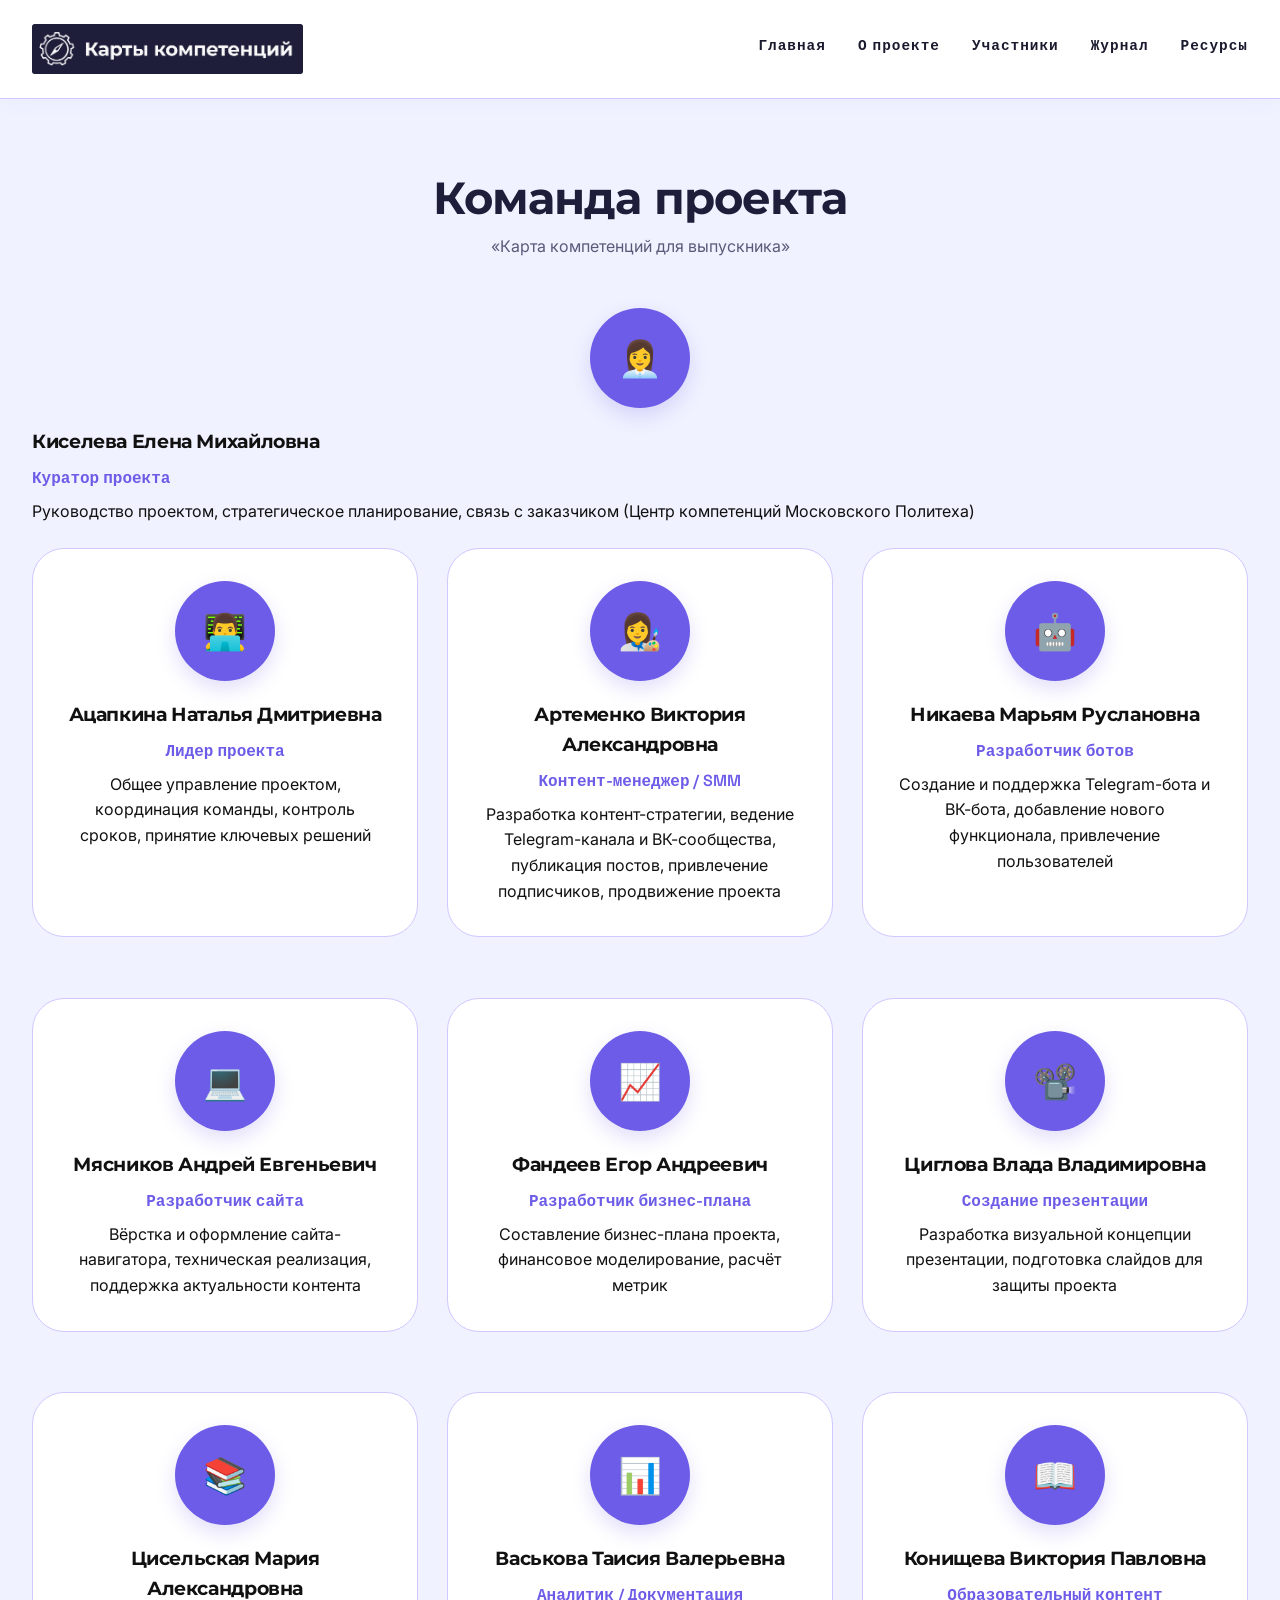
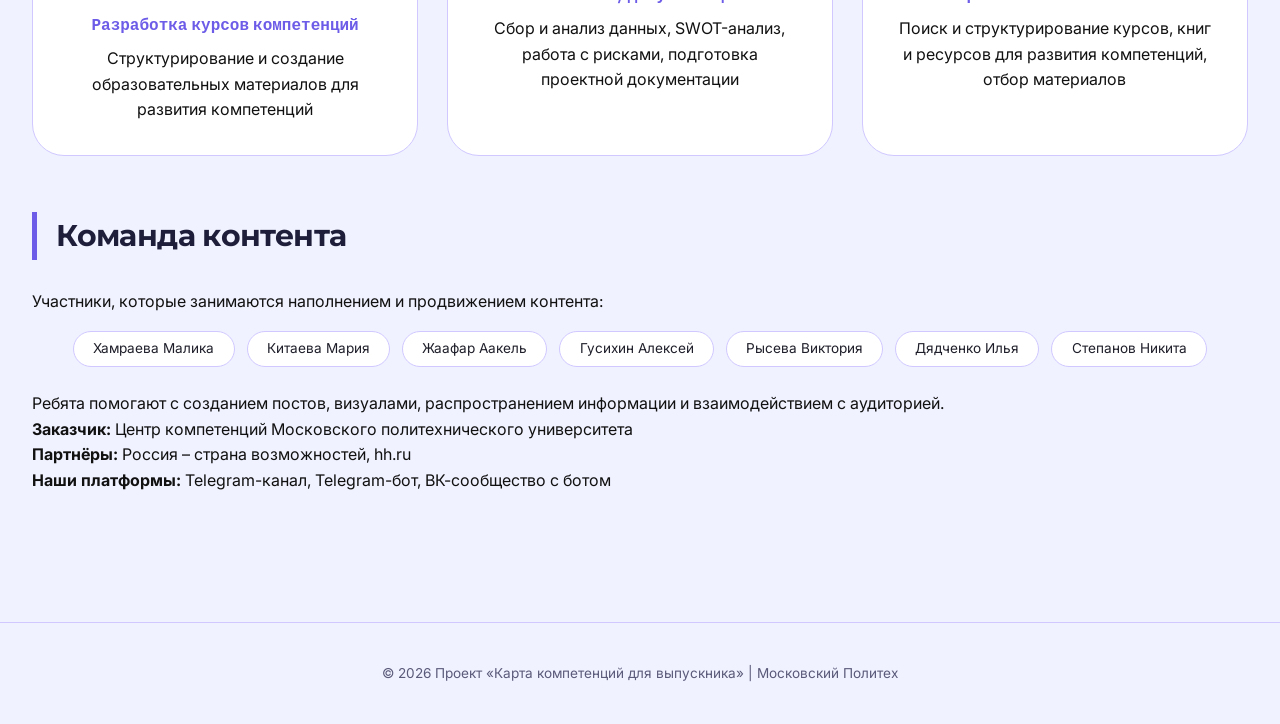
<file: site/participants.html>
<!DOCTYPE html>
<html lang="ru">
<head>
    <meta charset="UTF-8">
    <meta name="viewport" content="width=device-width, initial-scale=1.0">
    <title>Участники - Карта компетенций</title>
    <link rel="stylesheet" href="style.css">
</head>
<body>
    <header>
        <nav>
            <a href="index.html" style="text-decoration: none;">
                <img src="images/logo.png" alt="Карта компетенций" class="logo-img">
            </a>
            <ul>
                <li><a href="index.html">Главная</a></li>
                <li><a href="about.html">О проекте</a></li>
                <li><a href="participants.html">Участники</a></li>
                <li><a href="journal.html">Журнал</a></li>
                <li><a href="resources.html">Ресурсы</a></li>
            </ul>
        </nav>
    </header>

    <main>
        <section class="page-header">
            <h1>Команда проекта</h1>
            <p>«Карта компетенций для выпускника»</p>
        </section>

        <section class="curator-section">
            <div class="curator-card">
                <div class="curator-photo">
                    <div class="curator-photo-placeholder">👩‍💼</div>
                </div>
                <div class="curator-info">
                    <h3>Киселева Елена Михайловна</h3>
                    <p class="curator-role">Куратор проекта</p>
                    <p class="curator-desc">Руководство проектом, стратегическое планирование, связь с заказчиком (Центр компетенций Московского Политеха)</p>
                </div>
            </div>
        </section>

        <section class="team-grid">
            <div class="team-card">
                <div class="team-photo-placeholder">👨‍💻</div>
                <h3>Ацапкина Наталья Дмитриевна</h3>
                <p class="team-role">Лидер проекта</p>
                <p class="team-contribution">Общее управление проектом, координация команды, контроль сроков, принятие ключевых решений</p>
            </div>

            <div class="team-card">
                <div class="team-photo-placeholder">👩‍🎨</div>
                <h3>Артеменко Виктория Александровна</h3>
                <p class="team-role">Контент-менеджер / SMM</p>
                <p class="team-contribution">Разработка контент-стратегии, ведение Telegram-канала и ВК-сообщества, публикация постов, привлечение подписчиков, продвижение проекта</p>
            </div>

            <div class="team-card">
                <div class="team-photo-placeholder">🤖</div>
                <h3>Никаева Марьям Руслановна</h3>
                <p class="team-role">Разработчик ботов</p>
                <p class="team-contribution">Создание и поддержка Telegram-бота и ВК-бота, добавление нового функционала, привлечение пользователей</p>
            </div>

            <div class="team-card">
                <div class="team-photo-placeholder">💻</div>
                <h3>Мясников Андрей Евгеньевич</h3>
                <p class="team-role">Разработчик сайта</p>
                <p class="team-contribution">Вёрстка и оформление сайта-навигатора, техническая реализация, поддержка актуальности контента</p>
            </div>

            <div class="team-card">
                <div class="team-photo-placeholder">📈</div>
                <h3>Фандеев Егор Андреевич</h3>
                <p class="team-role">Разработчик бизнес-плана</p>
                <p class="team-contribution">Составление бизнес-плана проекта, финансовое моделирование, расчёт метрик</p>
            </div>

            <div class="team-card">
                <div class="team-photo-placeholder">📽️</div>
                <h3>Циглова Влада Владимировна</h3>
                <p class="team-role">Создание презентации</p>
                <p class="team-contribution">Разработка визуальной концепции презентации, подготовка слайдов для защиты проекта</p>
            </div>

            <div class="team-card">
                <div class="team-photo-placeholder">📚</div>
                <h3>Цисельская Мария Александровна</h3>
                <p class="team-role">Разработка курсов компетенций</p>
                <p class="team-contribution">Структурирование и создание образовательных материалов для развития компетенций</p>
            </div>

            <div class="team-card">
                <div class="team-photo-placeholder">📊</div>
                <h3>Васькова Таисия Валерьевна</h3>
                <p class="team-role">Аналитик / Документация</p>
                <p class="team-contribution">Сбор и анализ данных, SWOT-анализ, работа с рисками, подготовка проектной документации</p>
            </div>

            <div class="team-card">
                <div class="team-photo-placeholder">📖</div>
                <h3>Конищева Виктория Павловна</h3>
                <p class="team-role">Образовательный контент</p>
                <p class="team-contribution">Поиск и структурирование курсов, книг и ресурсов для развития компетенций, отбор материалов</p>
            </div>
        </section>

        <section class="content-team">
            <h2>Команда контента</h2>
            <p>Участники, которые занимаются наполнением и продвижением контента:</p>
            <ul class="content-team-list">
                <li>Хамраева Малика</li>
                <li>Китаева Мария</li>
                <li>Жаафар Аакель</li>
                <li>Гусихин Алексей</li>
                <li>Рысева Виктория</li>
                <li>Дядченко Илья</li>
                <li>Степанов Никита</li>
            </ul>
            <p class="content-team-note">Ребята помогают с созданием постов, визуалами, распространением информации и взаимодействием с аудиторией.</p>
        </section>

        <section class="team-note">
            <p><strong>Заказчик:</strong> Центр компетенций Московского политехнического университета</p>
            <p><strong>Партнёры:</strong> Россия – страна возможностей, hh.ru</p>
            <p><strong>Наши платформы:</strong> Telegram-канал, Telegram-бот, ВК-сообщество с ботом</p>
        </section>
    </main>

    <footer>
        <p>© 2026 Проект «Карта компетенций для выпускника» | Московский Политех</p>
    </footer>
</body>
</html>
</file>
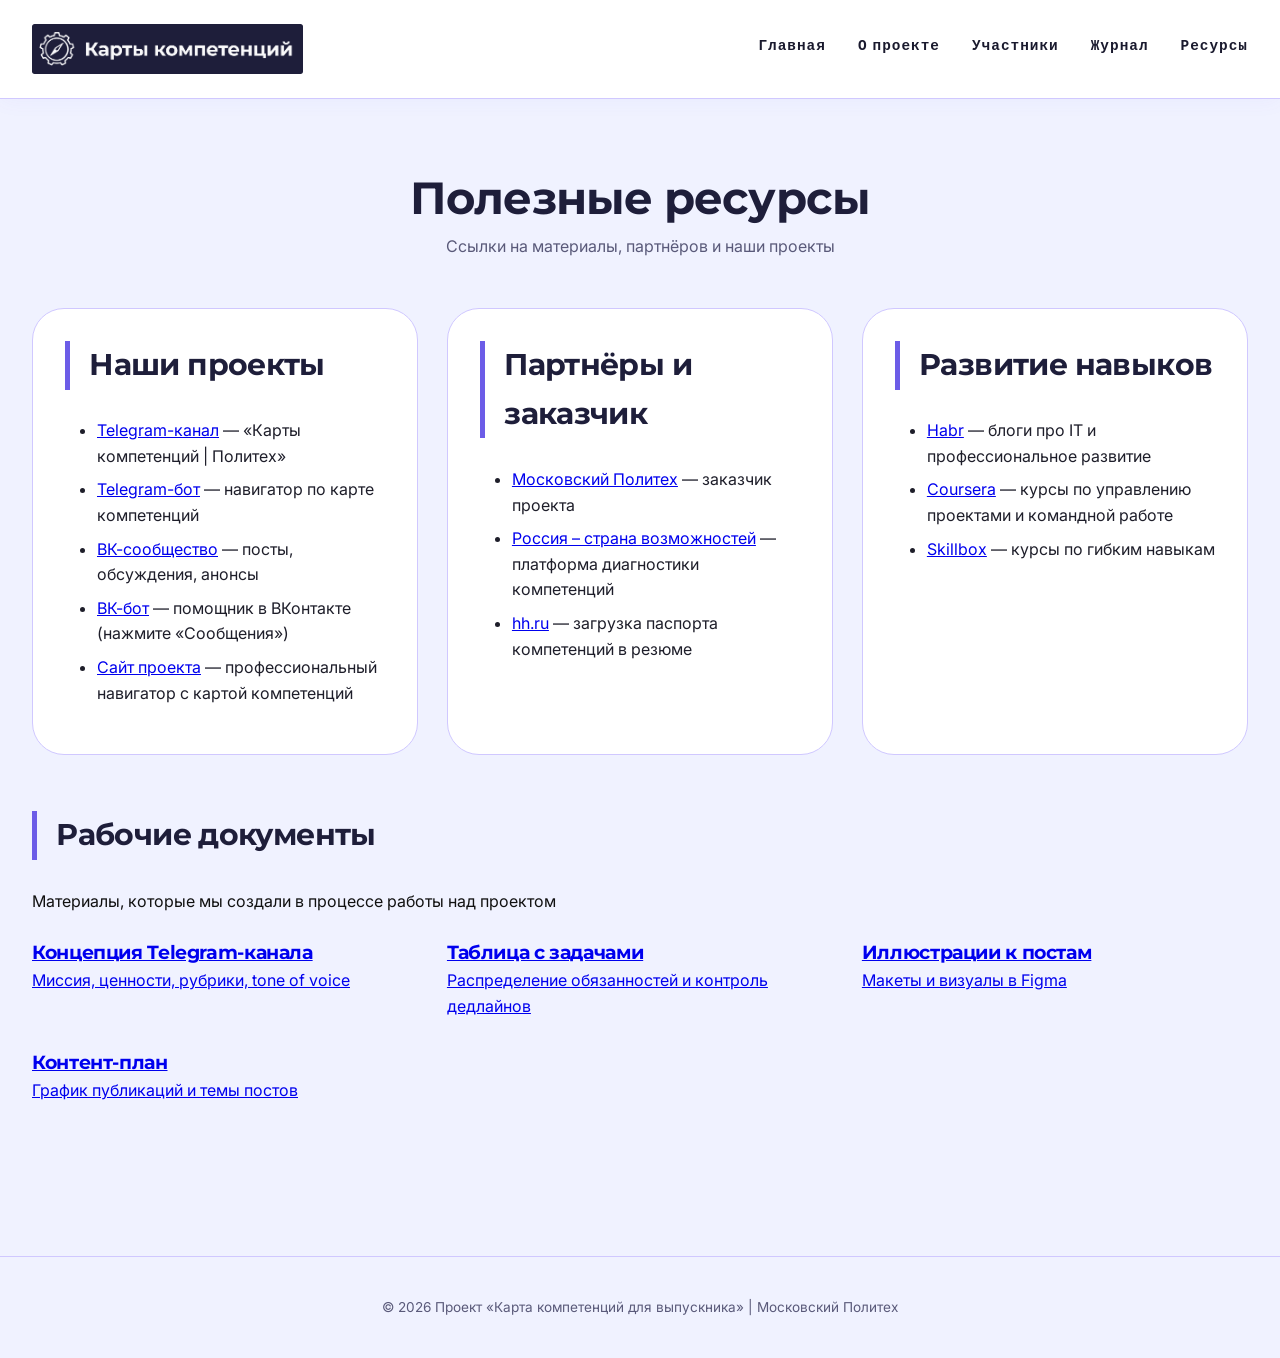
<file: site/resources.html>
<!DOCTYPE html>
<html lang="ru">
<head>
    <meta charset="UTF-8">
    <meta name="viewport" content="width=device-width, initial-scale=1.0">
    <title>Ресурсы - Карта компетенций</title>
    <link rel="stylesheet" href="style.css">
</head>
<body>
    <header>
        <nav>
            <a href="index.html" style="text-decoration: none;">
                <img src="images/logo.png" alt="Карта компетенций" class="logo-img">
            </a>
            <ul>
                <li><a href="index.html">Главная</a></li>
                <li><a href="about.html">О проекте</a></li>
                <li><a href="participants.html">Участники</a></li>
                <li><a href="journal.html">Журнал</a></li>
                <li><a href="resources.html">Ресурсы</a></li>
            </ul>
        </nav>
    </header>

    <main>
        <section class="page-header">
            <h1>Полезные ресурсы</h1>
            <p>Ссылки на материалы, партнёров и наши проекты</p>
        </section>

        <section class="resources-grid">
            <div class="resource-category">
                <h2>Наши проекты</h2>
                <ul>
                    <li><a href="https://t.me/probkartikompmospolitex" target="_blank">Telegram-канал</a> — «Карты компетенций | Политех»</li>
                    <li><a href="https://t.me/maps_mpubot" target="_blank">Telegram-бот</a> — навигатор по карте компетенций</li>
                    <li><a href="https://vk.com/club236925170" target="_blank">ВК-сообщество</a> — посты, обсуждения, анонсы</li>
                    <li><a href="https://vk.com/club236925170" target="_blank">ВК-бот</a> — помощник в ВКонтакте (нажмите «Сообщения»)</li>
                    <li><a href="https://profi-navigator.lovable.app/" target="_blank">Сайт проекта</a> — профессиональный навигатор с картой компетенций</li>
                </ul>
            </div>

            <div class="resource-category">
                <h2>Партнёры и заказчик</h2>
                <ul>
                    <li><a href="https://mospolytech.ru" target="_blank">Московский Политех</a> — заказчик проекта</li>
                    <li><a href="https://rsv.ru" target="_blank">Россия – страна возможностей</a> — платформа диагностики компетенций</li>
                    <li><a href="https://hh.ru" target="_blank">hh.ru</a> — загрузка паспорта компетенций в резюме</li>
                </ul>
            </div>

            <div class="resource-category">
                <h2>Развитие навыков</h2>
                <ul>
                    <li><a href="https://habr.com/ru" target="_blank">Habr</a> — блоги про IT и профессиональное развитие</li>
                    <li><a href="https://www.coursera.org" target="_blank">Coursera</a> — курсы по управлению проектами и командной работе</li>
                    <li><a href="https://skillbox.ru" target="_blank">Skillbox</a> — курсы по гибким навыкам</li>
                </ul>
            </div>
        </section>

        <section class="docs-section">
            <h2>Рабочие документы</h2>
            <p class="docs-subtitle">Материалы, которые мы создали в процессе работы над проектом</p>
            
            <div class="docs-grid">
                <a href="https://docs.google.com/document/d/1pRxgBKORmm2CoOviRpgkt7j_9K9c3bLIKb3WnmUQjtI/edit?usp=sharing" target="_blank" class="doc-card">
                    <div class="doc-info">
                        <h3>Концепция Telegram-канала</h3>
                        <p>Миссия, ценности, рубрики, tone of voice</p>
                    </div>
                </a>
                
                <a href="https://docs.google.com/spreadsheets/d/1MwT6Gzl60hcJkL9hE-BwBd9FGjWQq6ifyb8RCAfz3dg/edit?usp=sharing" target="_blank" class="doc-card">
                    <div class="doc-info">
                        <h3>Таблица с задачами</h3>
                        <p>Распределение обязанностей и контроль дедлайнов</p>
                    </div>
                </a>
                
                <a href="https://www.figma.com/design/6HJaoIEYG1jm3ABCgeaTsI/%D0%9A%D0%B0%D1%80%D1%82%D1%8B-%D0%BA%D0%BE%D0%BC%D0%BF%D0%B5%D1%82%D0%B5%D0%BD%D1%86%D0%B8%D0%B9?node-id=0-1&t=dkd4usjT9Qlyt19h-1" target="_blank" class="doc-card">
                    <div class="doc-info">
                        <h3>Иллюстрации к постам</h3>
                        <p>Макеты и визуалы в Figma</p>
                    </div>
                </a>
                
                <a href="https://docs.google.com/spreadsheets/d/1N6RmXGJBlWaiBIIYNHn2fxQXy0NqSPw8/edit?usp=sharing&ouid=106578513118333520605&rtpof=true&sd=true" target="_blank" class="doc-card">
                    <div class="doc-info">
                        <h3>Контент-план</h3>
                        <p>График публикаций и темы постов</p>
                    </div>
                </a>
            </div>
        </section>
    </main>

    <footer>
        <p>© 2026 Проект «Карта компетенций для выпускника» | Московский Политех</p>
    </footer>
</body>
</html>
</file>
<file: site/style.css>
@import url('https://fonts.googleapis.com/css2?family=Inter:opsz,wght@14..32,300;14..32,400;14..32,500;14..32,600&family=Montserrat:wght@400;500;600;700;800&family=Space+Grotesk:wght@300;400;500;600;700&display=swap');

* {
    margin: 0;
    padding: 0;
    box-sizing: border-box;
}

body {
    font-family: 'Inter', sans-serif;
    background: #F0F2FF;
    color: #111;
    line-height: 1.6;
}

h1, h2, h3, h4, .hero h1, .page-header h1 {
    font-family: 'Montserrat', sans-serif;
    font-weight: 700;
    letter-spacing: -0.02em;
}

h2 {
    font-family: 'Montserrat', sans-serif;
    font-weight: 700;
    letter-spacing: -0.02em;
}

.btn, nav ul li a {
    font-family: 'Space Grotesk', monospace;
}

header {
    background: #ffffff;
    padding: 1rem 2rem;
    position: sticky;
    top: 0;
    z-index: 100;
    border-bottom: 1px solid #d0c8ff;
    box-shadow: 0 2px 20px rgba(108, 92, 231, 0.05);
}

nav {
    max-width: 1400px;
    margin: 0 auto;
    display: flex;
    justify-content: space-between;
    align-items: center;
    flex-wrap: wrap;
}

.logo-img {
    height: 50px;
    width: auto;
    display: block;
    transition: 0.2s;
}

.logo-img:hover {
    opacity: 0.85;
}

nav ul {
    display: flex;
    list-style: none;
    gap: 2rem;
    flex-wrap: wrap;
    justify-content: flex-end;
}

nav ul li a {
    color: #1a1a2e;
    text-decoration: none;
    font-weight: 600;
    font-size: 0.9rem;
    letter-spacing: 1px;
    transition: 0.2s;
    padding-bottom: 4px;
    border-bottom: 1px solid transparent;
}

nav ul li a:hover {
    color: #6c5ce7;
    border-bottom-color: #6c5ce7;
}

main {
    max-width: 1400px;
    margin: 0 auto;
    padding: 4rem 2rem;
}

.hero {
    text-align: center;
    padding: 5rem 2rem;
    background: #ffffff;
    border-radius: 48px;
    margin-bottom: 4rem;
    border: 1px solid #d0c8ff;
    box-shadow: 0 20px 40px rgba(108, 92, 231, 0.05);
}

.hero h1 {
    font-size: 3.5rem;
    font-weight: 700;
    letter-spacing: -1px;
    background: linear-gradient(135deg, #2d2b6b, #6c5ce7, #a8c0ff);
    -webkit-background-clip: text;
    background-clip: text;
    color: transparent;
    margin-bottom: 0.5rem;
}

.subtitle {
    font-family: 'Inter', sans-serif;
    font-size: 1.2rem;
    color: #5a5a7a;
    margin-top: 1rem;
}

.btn {
    display: inline-block;
    padding: 0.9rem 2.2rem;
    border-radius: 40px;
    text-decoration: none;
    font-weight: 600;
    margin-top: 1.5rem;
    transition: 0.2s;
    background: #6c5ce7;
    color: #fff;
    border: none;
    cursor: pointer;
    box-shadow: 0 4px 12px rgba(108, 92, 231, 0.2);
}

.btn:hover {
    background: #5b4bc4;
    transform: translateY(-2px);
    box-shadow: 0 8px 20px rgba(108, 92, 231, 0.25);
}

.btn.secondary {
    background: transparent;
    border: 1px solid #6c5ce7;
    color: #6c5ce7;
    box-shadow: none;
}

.btn.secondary:hover {
    background: #6c5ce7;
    color: #fff;
}

.features-grid {
    display: grid;
    grid-template-columns: repeat(auto-fit, minmax(320px, 1fr));
    gap: 1.5rem;
    margin: 2rem 0;
}

.feature-card {
    background: #ffffff;
    padding: 2rem;
    border: 1px solid #d0c8ff;
    transition: 0.25s ease;
    border-radius: 24px;
}

.feature-card:hover {
    transform: translateY(-6px);
    border-color: #6c5ce7;
    box-shadow: 0 20px 30px rgba(108, 92, 231, 0.08);
}

.feature-image {
    margin-bottom: 1rem;
}

.feature-image img {
    width: 100%;
    max-width: 100%;
    height: auto;
    border-radius: 20px;
}

.post, .annotation, .project-description, .target-audience, .team-card, .resource-category {
    background: #ffffff;
    padding: 2rem;
    margin-bottom: 2rem;
    border: 1px solid #d0c8ff;
    border-radius: 32px;
    transition: 0.2s;
}

h2 {
    font-size: 1.9rem;
    margin-bottom: 1.8rem;
    border-left: 5px solid #6c5ce7;
    padding-left: 1.2rem;
    color: #1e1e3a;
}

.page-header {
    margin-bottom: 3rem;
}

.page-header h1 {
    font-size: 2.8rem;
    text-align: center;
    color: #1e1e3a;
}

.page-header p {
    font-family: 'Inter', sans-serif;
    color: #5a5a7a;
    text-align: center;
}

.stats-big-grid {
    display: flex;
    justify-content: space-between;
    gap: 1.2rem;
    flex-wrap: wrap;
    margin: 2rem 0;
}

.stat-big-card {
    background: #ffffff;
    padding: 2rem 1rem;
    text-align: center;
    flex: 1;
    border: 1px solid #d0c8ff;
    border-radius: 32px;
    transition: 0.2s;
}

.stat-big-card:hover {
    border-color: #6c5ce7;
}

.stat-big-number {
    font-family: 'Montserrat', sans-serif;
    font-size: 2.8rem;
    font-weight: 700;
    color: #6c5ce7;
}

.full-post {
    display: flex;
    gap: 2rem;
    margin-bottom: 2.5rem;
    padding-bottom: 2.5rem;
    border-bottom: 1px solid #d0c8ff;
}

.full-post:last-child {
    border-bottom: none;
}

.full-post-image {
    width: 220px;
    flex-shrink: 0;
}

.full-post-image img {
    width: 100%;
    height: auto;
    border-radius: 24px;
    box-shadow: 0 8px 20px rgba(0,0,0,0.05);
}

.diagrama-image {
    margin: 2rem 0;
    text-align: center;
}

.diagrama-img {
    max-width: 100%;
    height: auto;
    border-radius: 28px;
    box-shadow: 0 8px 20px rgba(108, 92, 231, 0.1);
}

footer {
    text-align: center;
    padding: 2.5rem;
    border-top: 1px solid #d0c8ff;
    margin-top: 4rem;
    font-family: 'Inter', sans-serif;
    color: #5a5a7a;
    font-size: 0.85rem;
}

ul, ol {
    margin: 1rem 0 1rem 2rem;
    color: #1e1e2a;
}

li {
    margin-bottom: 0.5rem;
}

.resources-grid, .team-grid, .personas, .rubrics-list, .vk-expansion, .docs-grid, .promo-grid {
    display: grid;
    grid-template-columns: repeat(auto-fit, minmax(300px, 1fr));
    gap: 1.8rem;
    margin: 1.5rem 0;
}

.team-card {
    text-align: center;
    background: #ffffff;
}

.team-photo-placeholder, .curator-photo-placeholder {
    width: 100px;
    height: 100px;
    background: #6c5ce7;
    border-radius: 50%;
    display: flex;
    align-items: center;
    justify-content: center;
    font-size: 2.2rem;
    margin: 0 auto 1.2rem;
    color: white;
    box-shadow: 0 8px 20px rgba(108, 92, 231, 0.2);
}

.team-role, .curator-role {
    font-family: 'Space Grotesk', monospace;
    color: #6c5ce7;
    font-weight: 600;
    margin: 0.5rem 0;
}

.persona-card {
    background: #ffffff;
    padding: 1.8rem;
    border: 1px solid #d0c8ff;
    border-radius: 28px;
}

.persona-tag {
    background: #e0d6ff;
    color: #6c5ce7;
    padding: 0.2rem 1rem;
    border-radius: 30px;
    font-size: 0.7rem;
    font-weight: 600;
    display: inline-block;
    margin-bottom: 1rem;
}

.audience-summary {
    background: #F0F2FF;
    padding: 1.2rem;
    border-left: 5px solid #6c5ce7;
    margin-top: 2rem;
    border-radius: 16px;
}

.rubric-icon img {
    width: 70px;
    height: 70px;
    border-radius: 20px;
}

.rubric-item {
    display: flex;
    gap: 1.2rem;
    background: #ffffff;
    padding: 1.2rem;
    border-radius: 28px;
    border: 1px solid #d0c8ff;
}

.progress-bar {
    background: #e9e4ff;
    border-radius: 100px;
    height: 10px;
    margin: 1rem 0;
}

.progress-fill {
    background: #6c5ce7;
    height: 100%;
    border-radius: 100px;
}

.social-buttons {
    display: flex;
    gap: 1rem;
    justify-content: center;
    flex-wrap: wrap;
    margin-top: 1rem;
}

.content-team-list {
    display: flex;
    flex-wrap: wrap;
    gap: 0.75rem;
    justify-content: center;
    list-style: none;
    margin: 1rem 0;
}

.content-team-list li {
    background: #ffffff;
    padding: 0.4rem 1.2rem;
    border-radius: 50px;
    border: 1px solid #d0c8ff;
    font-family: 'Inter', sans-serif;
    font-size: 0.85rem;
}

@media (max-width: 768px) {
    nav {
        flex-direction: column;
        gap: 1rem;
    }
    nav ul {
        justify-content: center;
        gap: 1.2rem;
    }
    .full-post {
        flex-direction: column;
        align-items: center;
        text-align: center;
    }
    .full-post-image {
        width: 180px;
    }
    .hero h1 {
        font-size: 2rem;
    }
    .stats-big-grid {
        flex-direction: column;
    }
    .features-grid {
        grid-template-columns: 1fr;
    }
}
</file>
